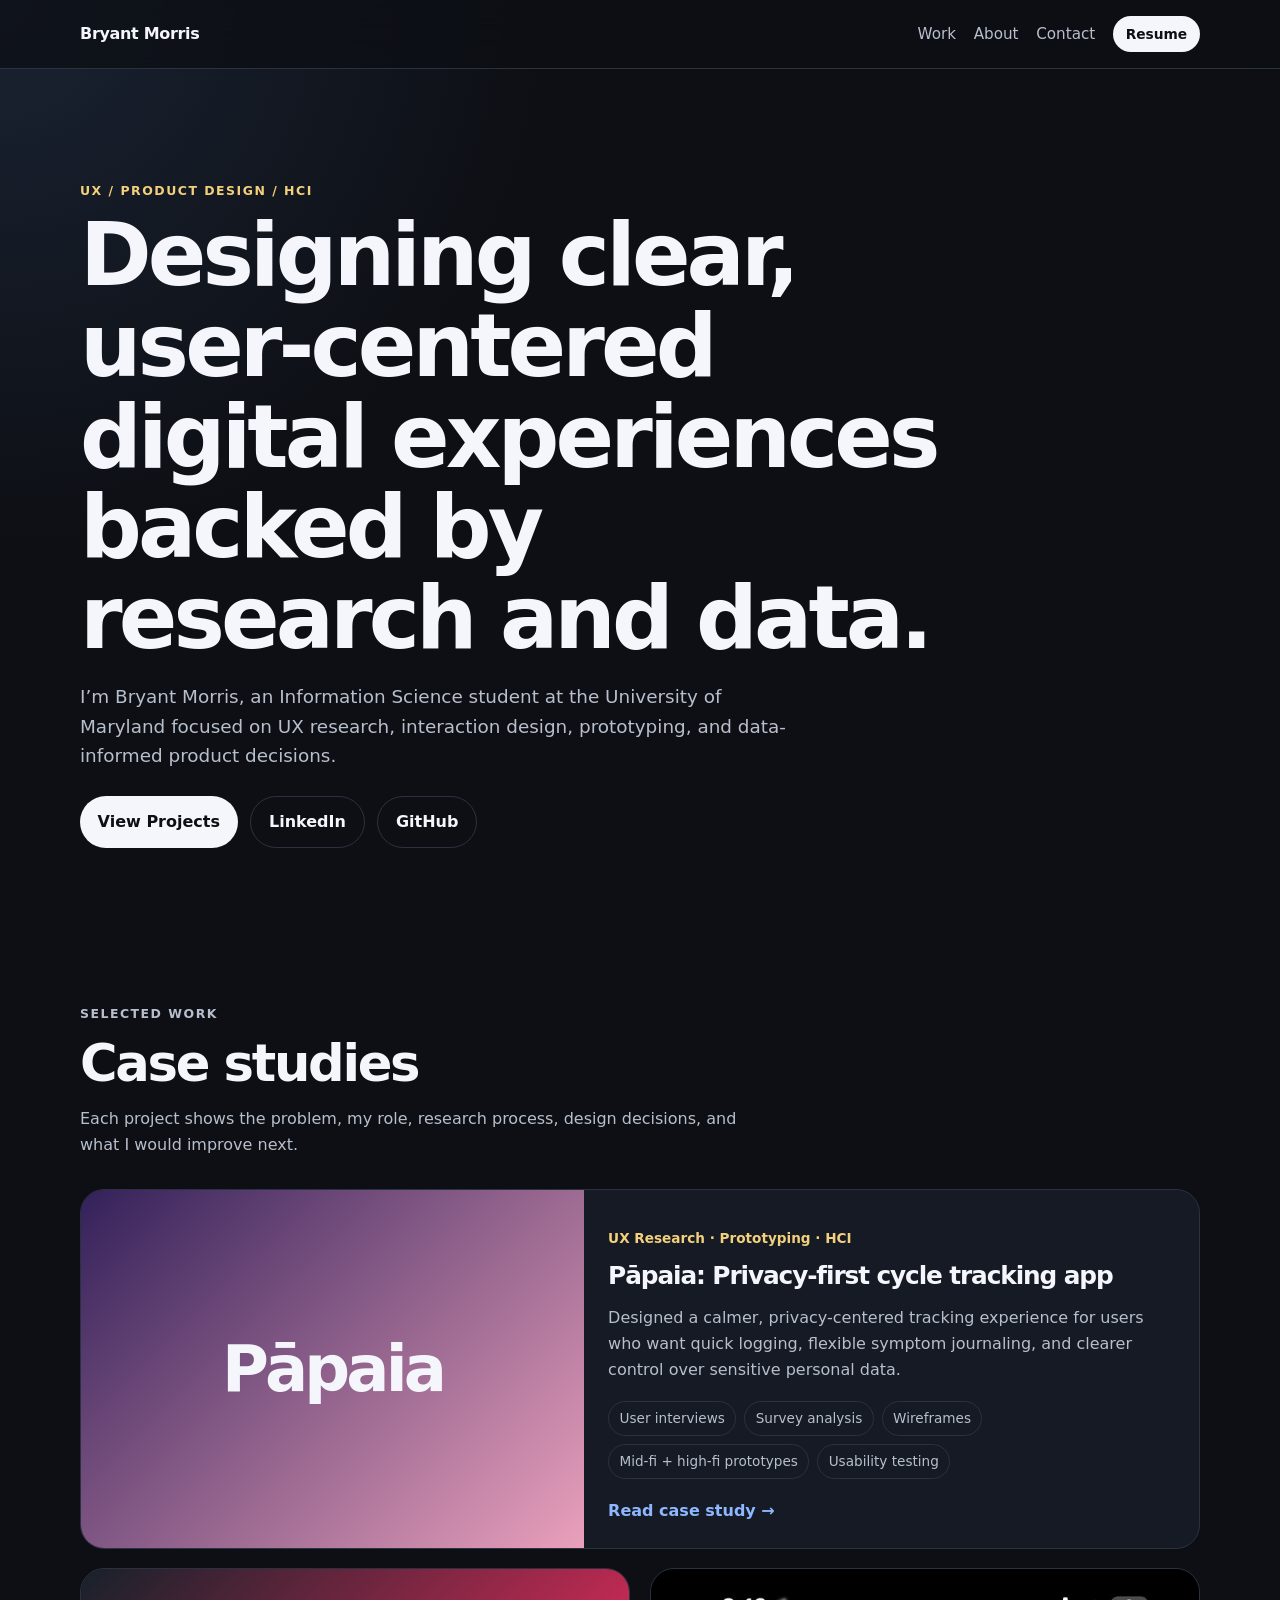
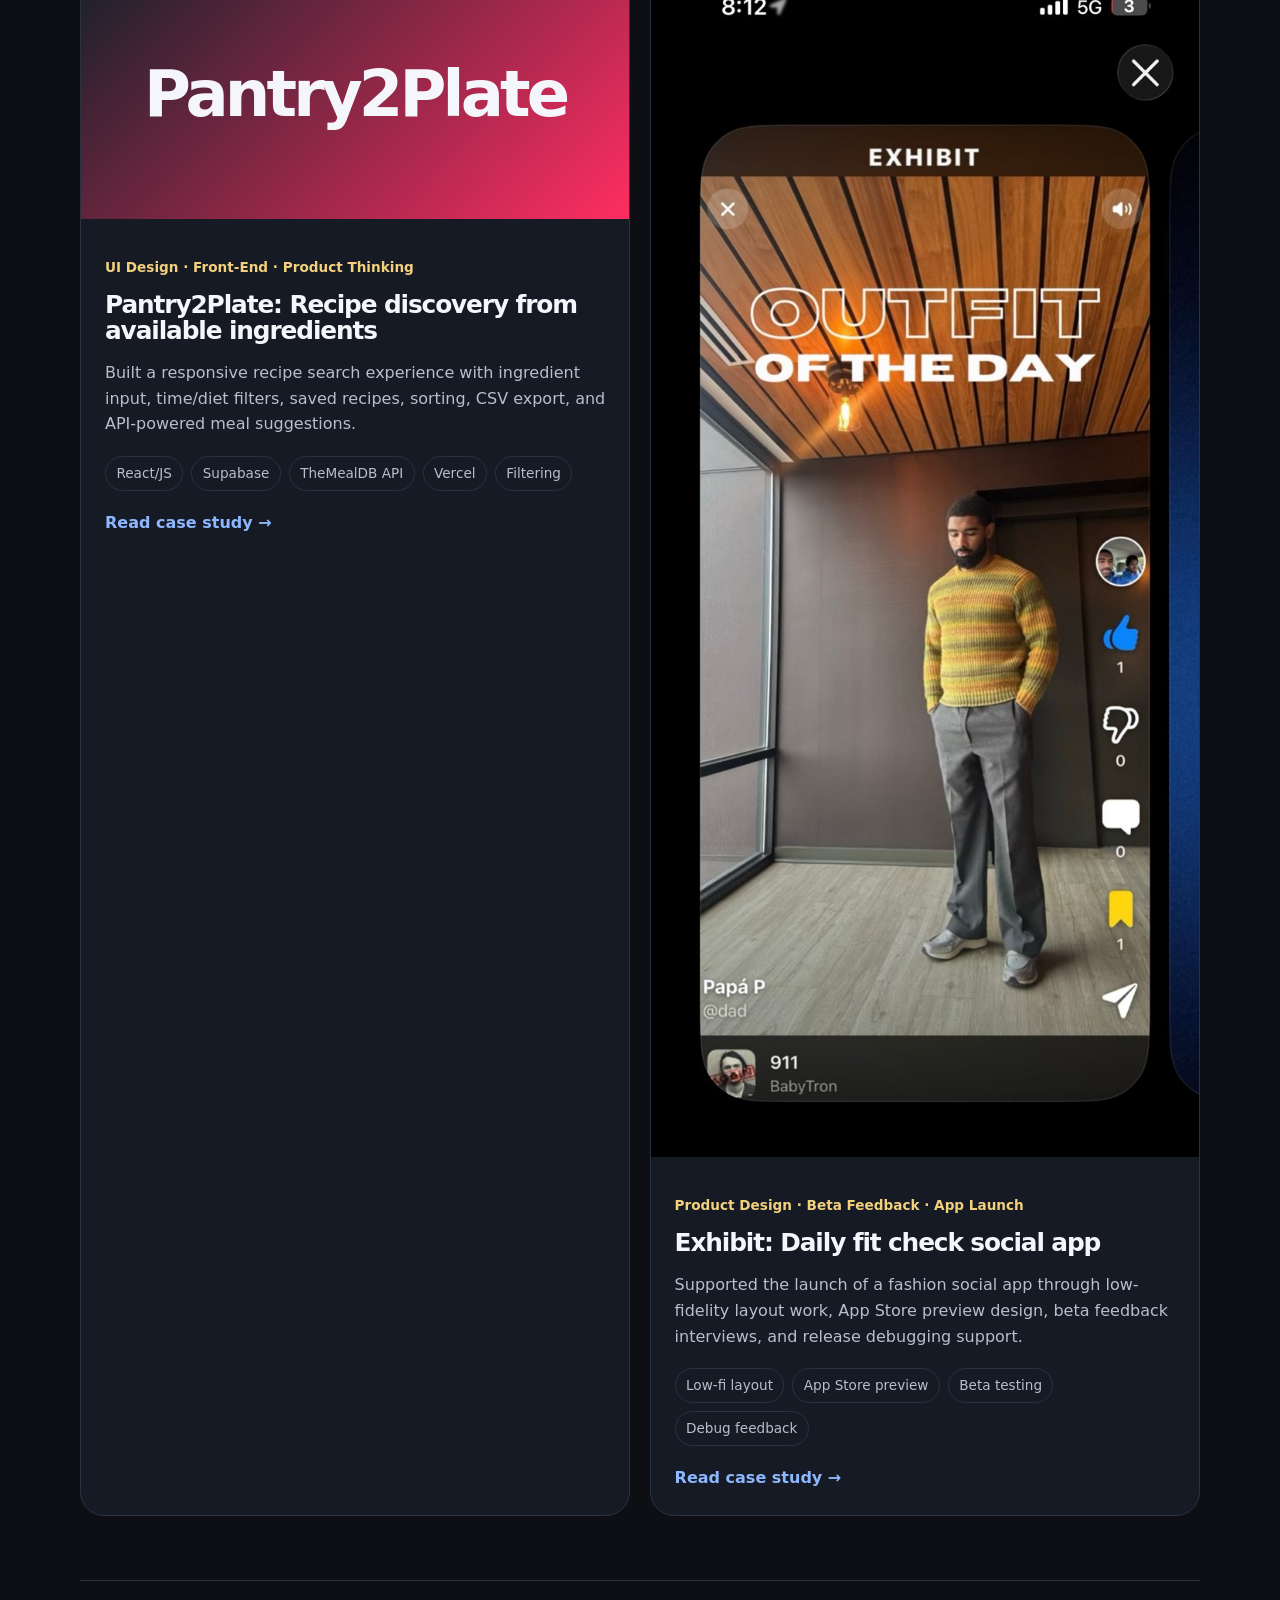
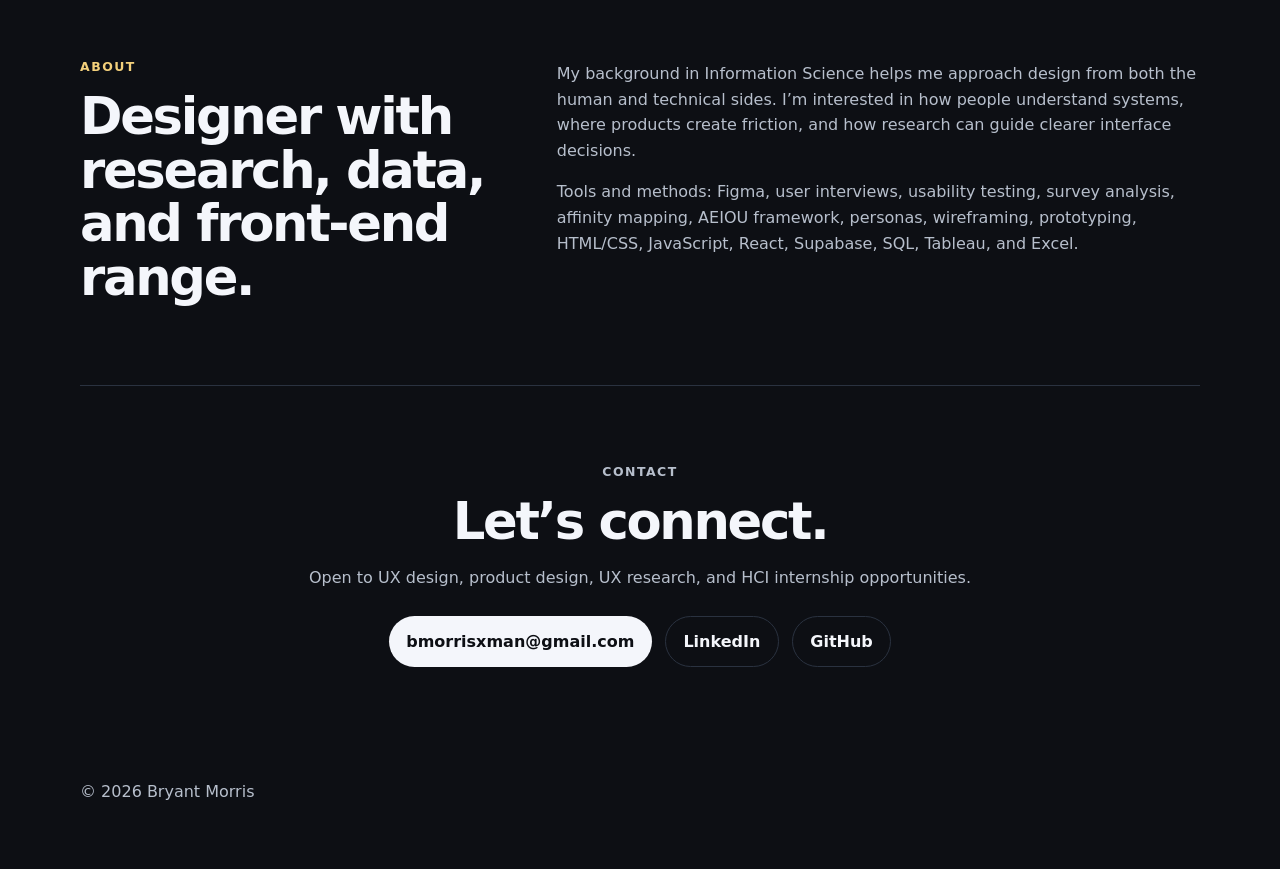
<file: index.html>
<!DOCTYPE html>
<html lang="en">
<head>
  <meta charset="UTF-8" />
  <meta name="viewport" content="width=device-width, initial-scale=1.0" />
  <title>Bryant Morris | UX & Product Design Portfolio</title>
  <meta name="description" content="Bryant Morris UX and Product Design portfolio featuring HCI, user research, prototyping, and front-end product projects." />
  <link rel="stylesheet" href="styles.css" />
</head>
<body>
  <header class="site-header">
    <nav class="nav">
      <a class="logo" href="#top">Bryant Morris</a>
      <div class="nav-links">
        <a href="#work">Work</a>
        <a href="#about">About</a>
        <a href="#contact">Contact</a>
        <a class="button small" href="resume.pdf">Resume</a>
      </div>
    </nav>
  </header>

  <main id="top">
    <section class="hero">
      <div class="eyebrow">UX / Product Design / HCI</div>
      <h1>Designing clear, user-centered digital experiences backed by research and data.</h1>
      <p class="hero-copy">
        I’m Bryant Morris, an Information Science student at the University of Maryland focused on UX research,
        interaction design, prototyping, and data-informed product decisions.
      </p>
      <div class="hero-actions">
        <a class="button" href="#work">View Projects</a>
        <a class="button secondary" href="https://www.linkedin.com/in/bmorris20/" target="_blank" rel="noreferrer">LinkedIn</a>
        <a class="button secondary" href="https://github.com/socooked" target="_blank" rel="noreferrer">GitHub</a>
      </div>
    </section>

    <section class="section" id="work">
      <div class="section-heading">
        <p class="eyebrow">Selected Work</p>
        <h2>Case studies</h2>
        <p>Each project shows the problem, my role, research process, design decisions, and what I would improve next.</p>
      </div>

      <div class="project-grid">
        <article class="project-card featured">
          <div class="project-visual visual-papaia">
            <span>Pāpaia</span>
          </div>
          <div class="project-content">
            <p class="project-type">UX Research · Prototyping · HCI</p>
            <h3>Pāpaia: Privacy-first cycle tracking app</h3>
            <p>
              Designed a calmer, privacy-centered tracking experience for users who want quick logging,
              flexible symptom journaling, and clearer control over sensitive personal data.
            </p>
            <ul class="tags">
              <li>User interviews</li>
              <li>Survey analysis</li>
              <li>Wireframes</li>
              <li>Mid-fi + high-fi prototypes</li>
              <li>Usability testing</li>
            </ul>
            <a class="text-link" href="papaia.html">Read case study →</a>
          </div>
        </article>

        <article class="project-card">
          <div class="project-visual visual-pantry">
            <span>Pantry2Plate</span>
          </div>
          <div class="project-content">
            <p class="project-type">UI Design · Front-End · Product Thinking</p>
            <h3>Pantry2Plate: Recipe discovery from available ingredients</h3>
            <p>
              Built a responsive recipe search experience with ingredient input, time/diet filters,
              saved recipes, sorting, CSV export, and API-powered meal suggestions.
            </p>
            <ul class="tags">
              <li>React/JS</li>
              <li>Supabase</li>
              <li>TheMealDB API</li>
              <li>Vercel</li>
              <li>Filtering</li>
            </ul>
            <a class="text-link" href="pantry2plate.html">Read case study →</a>
          </div>
        </article>

        <article class="project-card">
          <div class="project-visual visual-exhibit"><img class="preview" src="assets/exhibit-5.jpg" alt="Exhibit App Store preview showing outfit of the day" /></div>
          <div class="project-content">
            <p class="project-type">Product Design · Beta Feedback · App Launch</p>
            <h3>Exhibit: Daily fit check social app</h3>
            <p>
              Supported the launch of a fashion social app through low-fidelity layout work,
              App Store preview design, beta feedback interviews, and release debugging support.
            </p>
            <ul class="tags">
              <li>Low-fi layout</li>
              <li>App Store preview</li>
              <li>Beta testing</li>
              <li>Debug feedback</li>
            </ul>
            <a class="text-link" href="exhibit.html">Read case study →</a>
          </div>
        </article>
      </div>
    </section>

    <section class="section split" id="about">
      <div>
        <p class="eyebrow">About</p>
        <h2>Designer with research, data, and front-end range.</h2>
      </div>
      <div class="body-copy">
        <p>
          My background in Information Science helps me approach design from both the human and technical sides.
          I’m interested in how people understand systems, where products create friction, and how research can
          guide clearer interface decisions.
        </p>
        <p>
          Tools and methods: Figma, user interviews, usability testing, survey analysis, affinity mapping,
          AEIOU framework, personas, wireframing, prototyping, HTML/CSS, JavaScript, React, Supabase, SQL,
          Tableau, and Excel.
        </p>
      </div>
    </section>

    <section class="section contact" id="contact">
      <p class="eyebrow">Contact</p>
      <h2>Let’s connect.</h2>
      <p>Open to UX design, product design, UX research, and HCI internship opportunities.</p>
      <div class="hero-actions">
        <a class="button" href="mailto:bmorrisxman@gmail.com">bmorrisxman@gmail.com</a>
        <a class="button secondary" href="https://www.linkedin.com/in/bmorris20/" target="_blank" rel="noreferrer">LinkedIn</a>
        <a class="button secondary" href="https://github.com/socooked" target="_blank" rel="noreferrer">GitHub</a>
      </div>
    </section>
  </main>

  <footer>
    <p>© 2026 Bryant Morris</p>
  </footer>
</body>
</html>
</file>
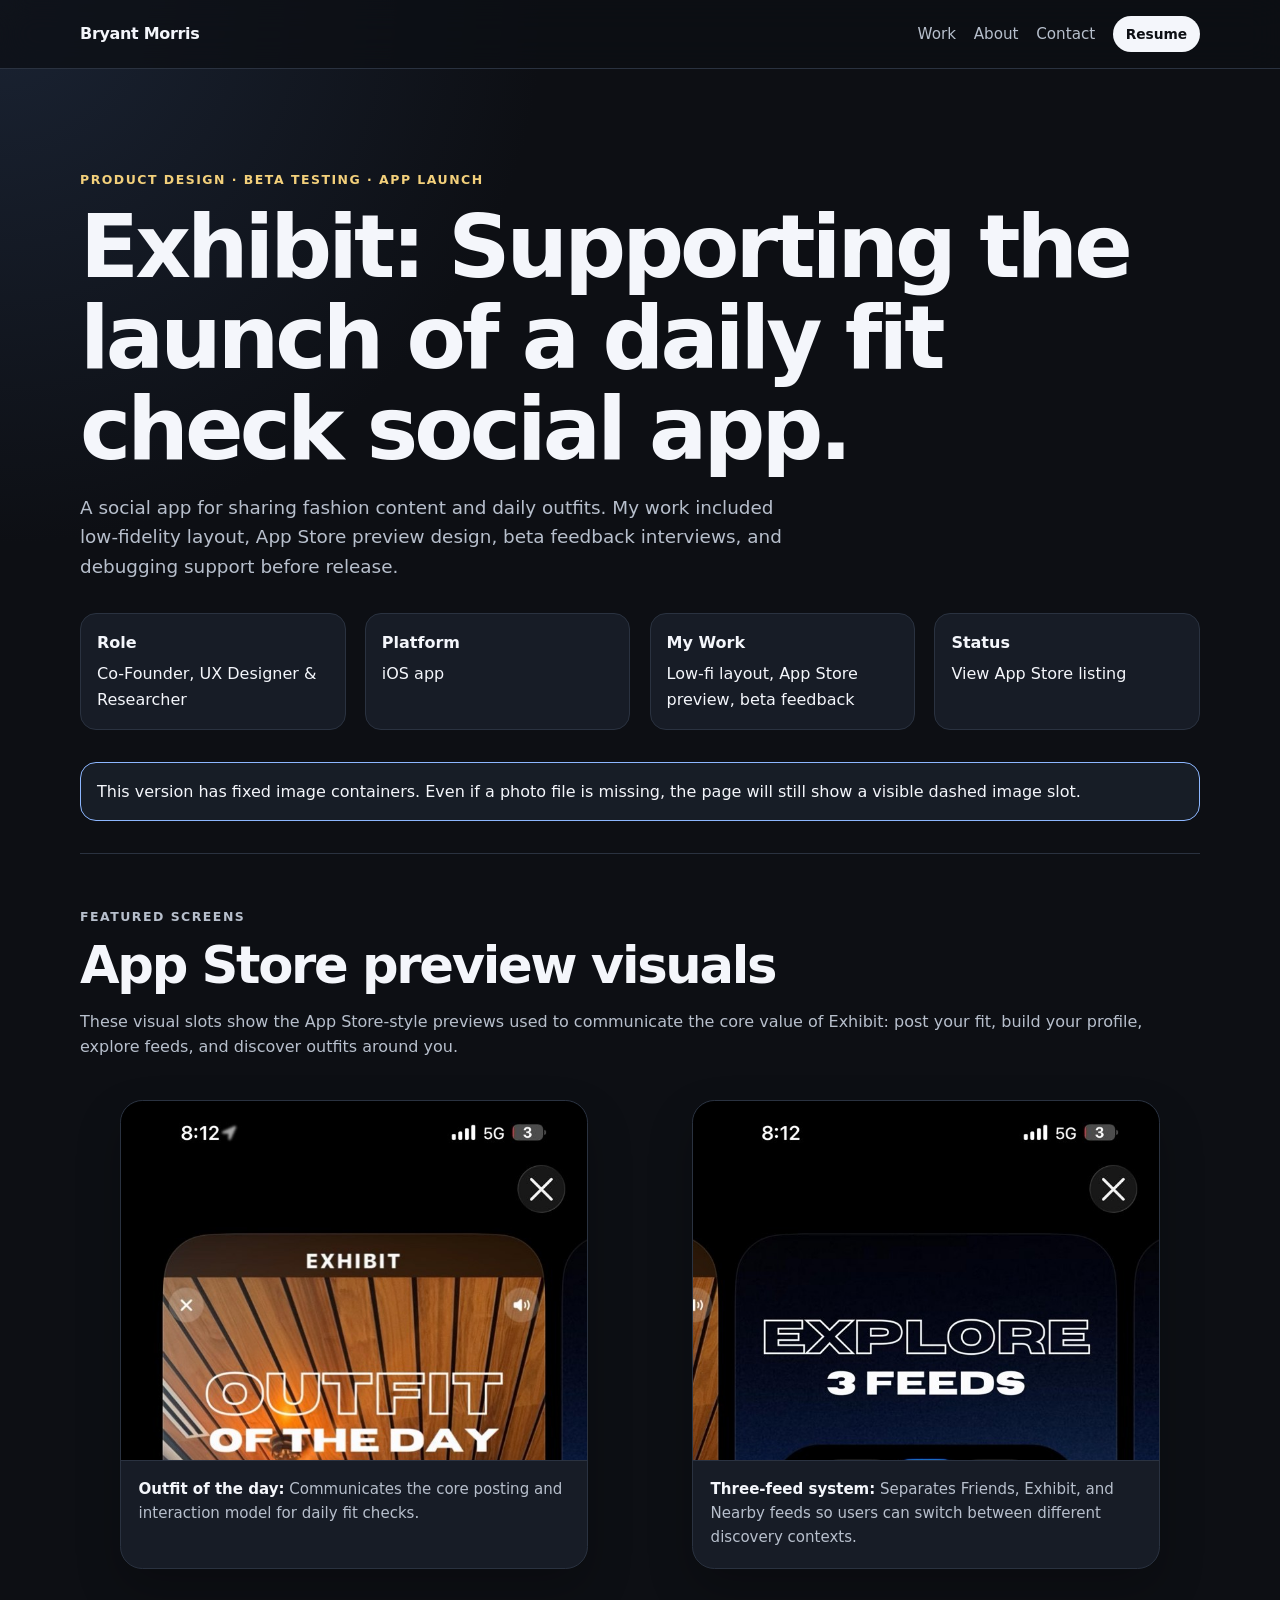
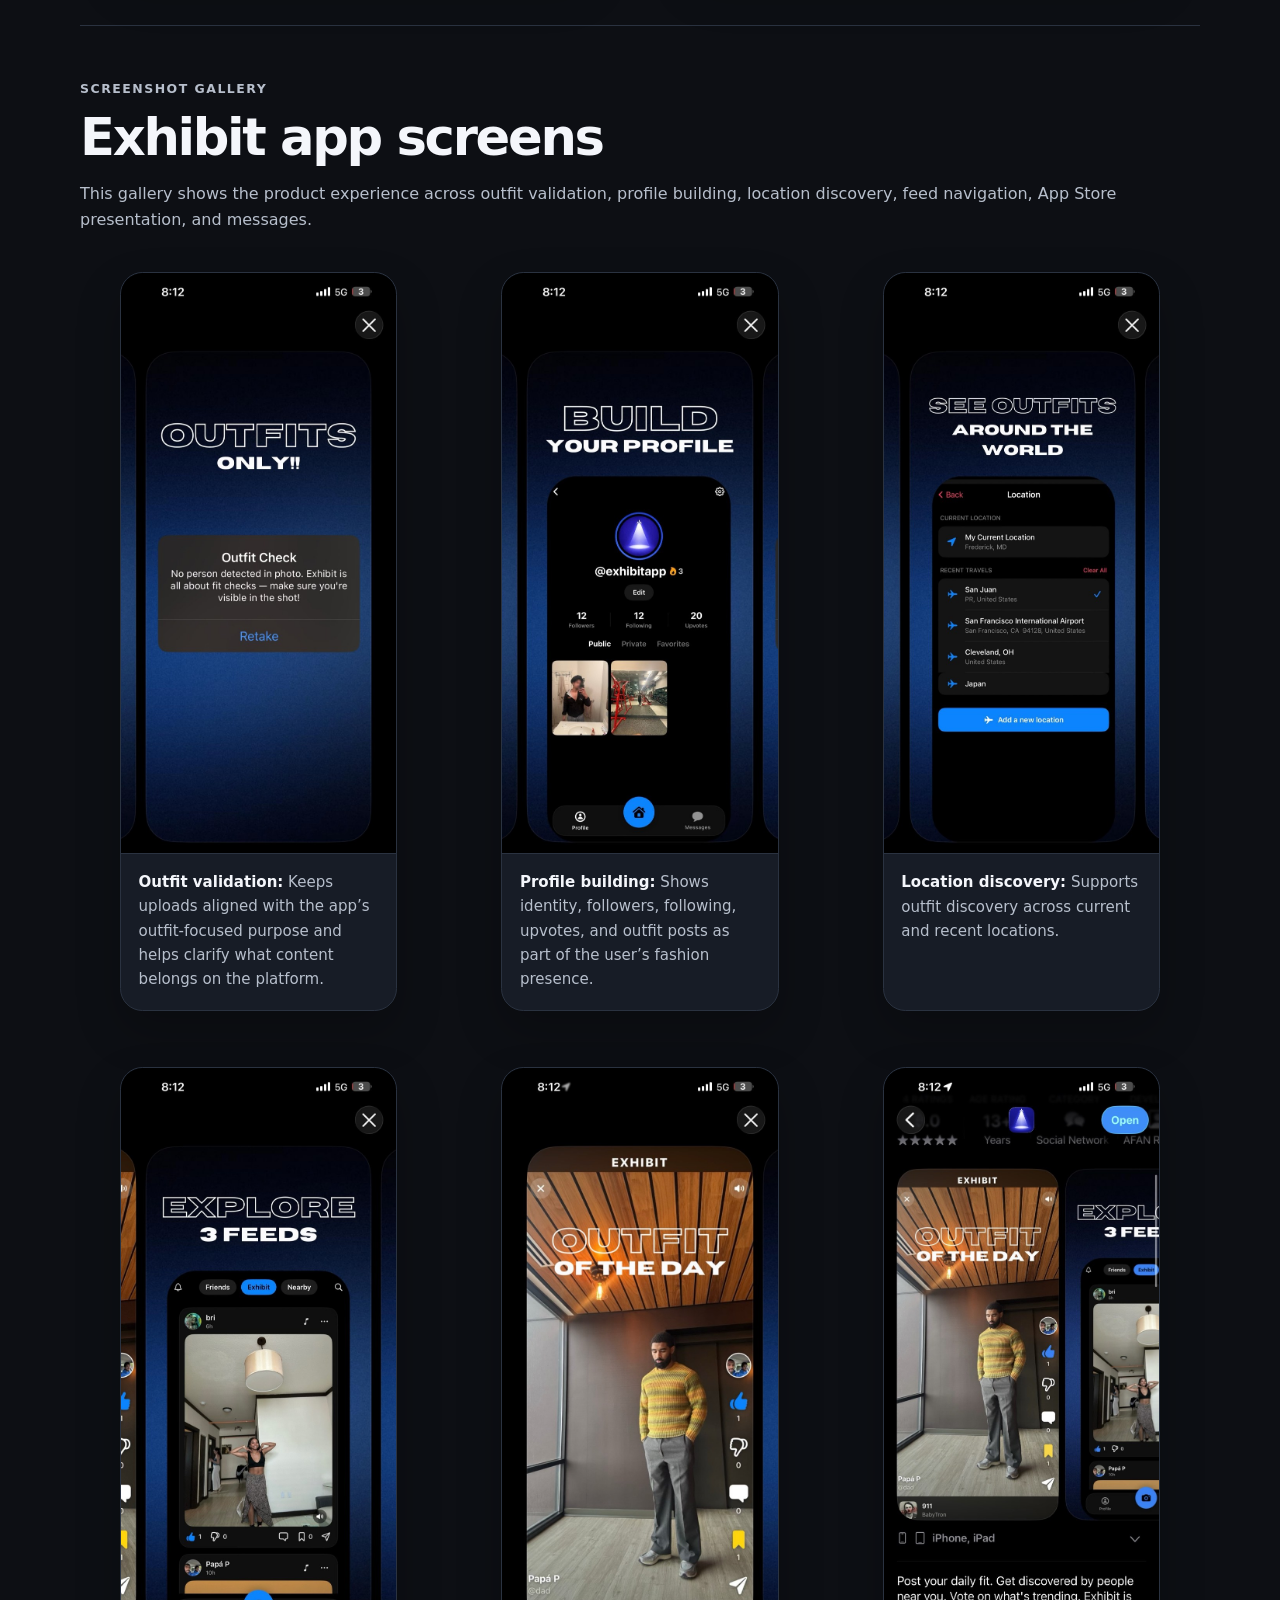
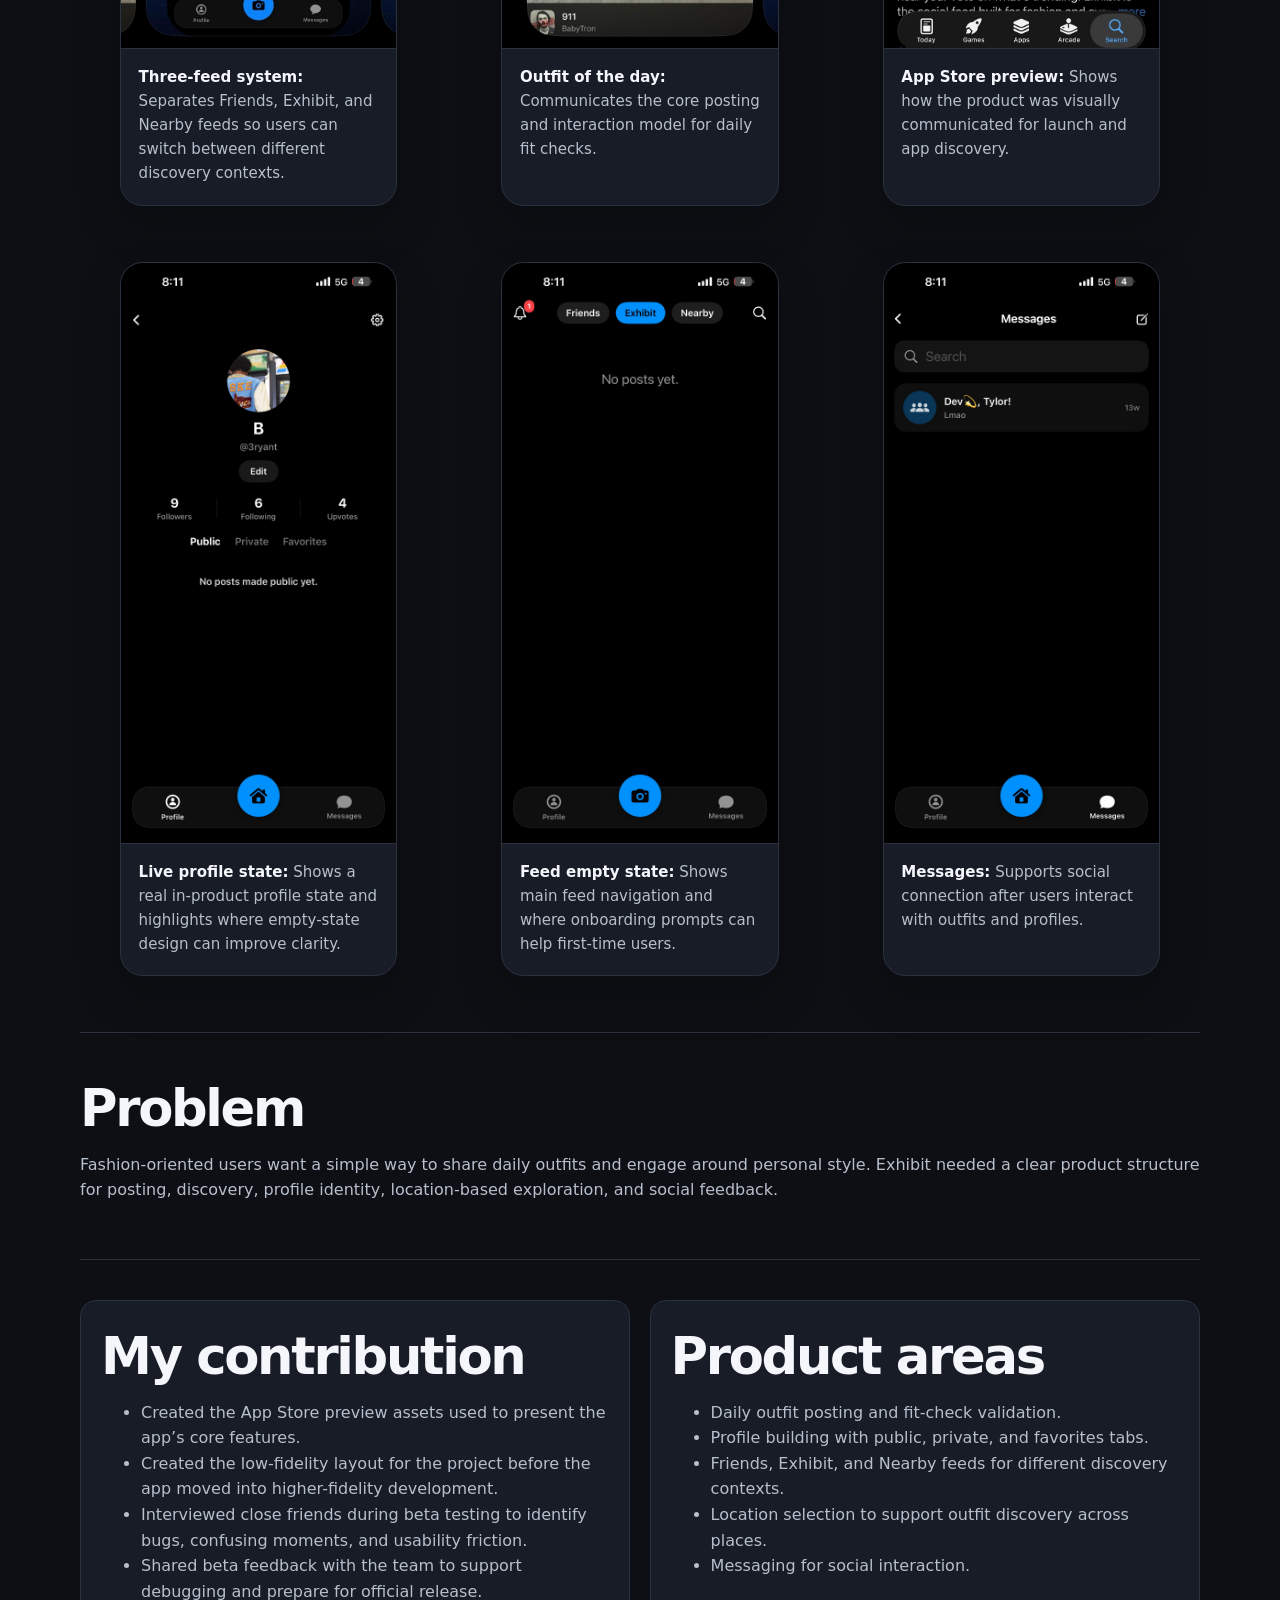
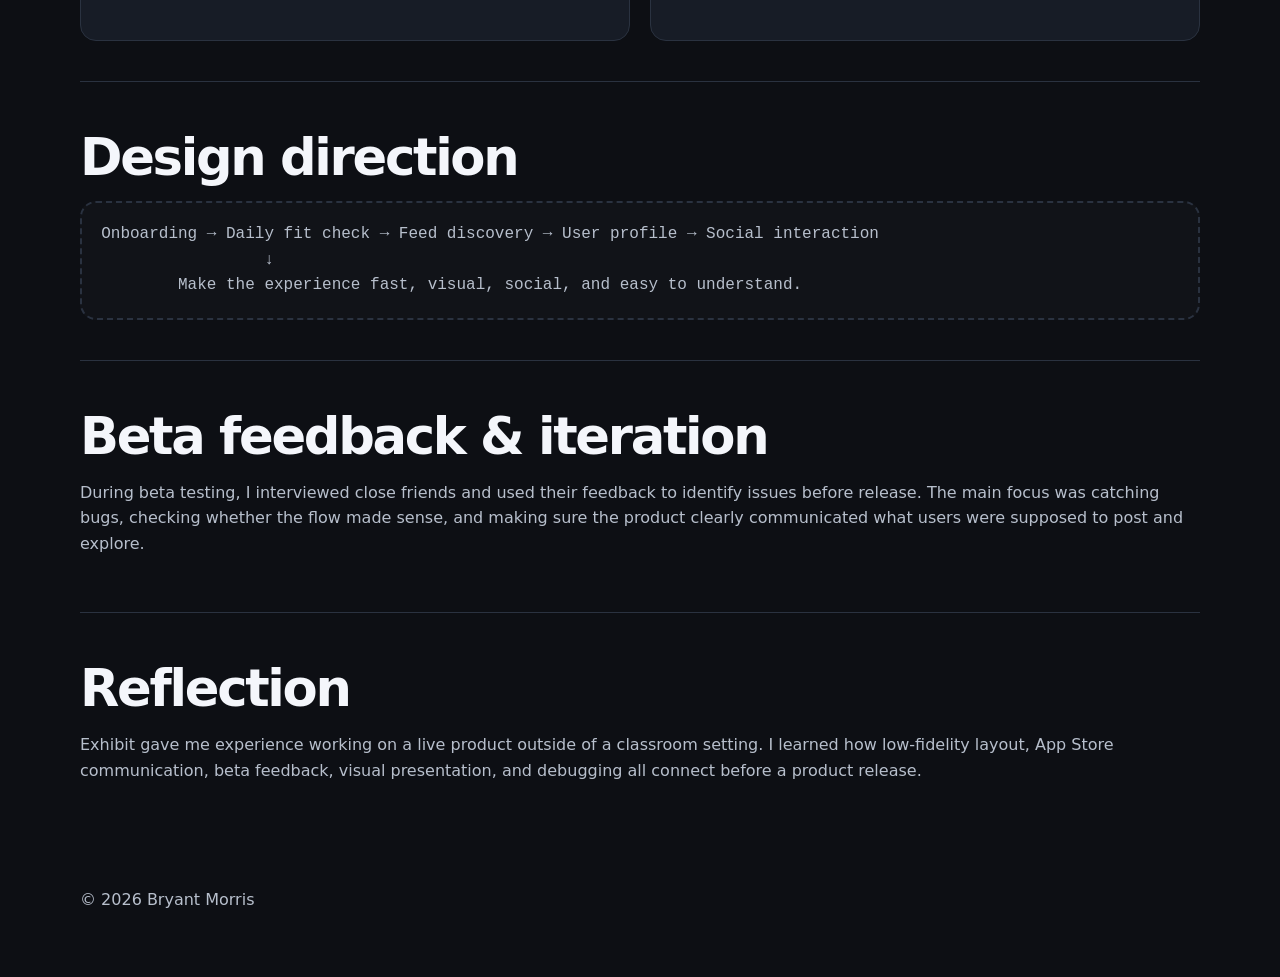
<file: exhibit.html>
<!DOCTYPE html>
<html lang="en">
<head>
  <meta charset="UTF-8" />
  <meta name="viewport" content="width=device-width, initial-scale=1.0" />
  <title>Exhibit Case Study | Bryant Morris</title>
  <link rel="stylesheet" href="styles.css" />
</head>
<body>
<header class="site-header">
  <nav class="nav">
    <a class="logo" href="index.html">Bryant Morris</a>
    <div class="nav-links">
      <a href="index.html#work">Work</a>
      <a href="index.html#about">About</a>
      <a href="index.html#contact">Contact</a>
      <a class="button small" href="resume.pdf" target="_blank" rel="noreferrer">Resume</a>
    </div>
  </nav>
</header>

<main>
  <section class="exhibit-case-intro">
    <p class="eyebrow">Product Design · Beta Testing · App Launch</p>
    <h1>Exhibit: Supporting the launch of a daily fit check social app.</h1>
    <p class="hero-copy">
      A social app for sharing fashion content and daily outfits. My work included low-fidelity layout,
      App Store preview design, beta feedback interviews, and debugging support before release.
    </p>

    <div class="case-meta">
      <div class="meta-card"><strong>Role</strong>Co-Founder, UX Designer & Researcher</div>
      <div class="meta-card"><strong>Platform</strong>iOS app</div>
      <div class="meta-card"><strong>My Work</strong>Low-fi layout, App Store preview, beta feedback</div>
      <div class="meta-card"><strong>Status</strong><a href="https://apps.apple.com/ca/app/exhibit-daily-fit-check/id6759353146#information" target="_blank" rel="noreferrer">View App Store listing</a></div>
    </div>

    <div class="case-note">
      This version has fixed image containers. Even if a photo file is missing, the page will still show a visible dashed image slot.
    </div>
  </section>

  <section class="case-section">
    <p class="eyebrow">Featured Screens</p>
    <h2>App Store preview visuals</h2>
    <p>
      These visual slots show the App Store-style previews used to communicate the core value of Exhibit:
      post your fit, build your profile, explore feeds, and discover outfits around you.
    </p>

    <div class="exhibit-featured-screens">
      <figure class="exhibit-phone-card">
        <div class="phone-slot feature-slot">
          <img src="assets/exhibit-5.jpg" alt="Exhibit screenshot 5" onerror="this.style.display='none'; this.nextElementSibling.style.display='flex';" />
          <div class="missing-fallback">Image slot for Exhibit screenshot 5<br>Expected file: assets/exhibit-5.jpg</div>
        </div>
        <figcaption><strong>Outfit of the day:</strong> Communicates the core posting and interaction model for daily fit checks.</figcaption>
      </figure>
      <figure class="exhibit-phone-card">
        <div class="phone-slot feature-slot">
          <img src="assets/exhibit-4.jpg" alt="Exhibit screenshot 4" onerror="this.style.display='none'; this.nextElementSibling.style.display='flex';" />
          <div class="missing-fallback">Image slot for Exhibit screenshot 4<br>Expected file: assets/exhibit-4.jpg</div>
        </div>
        <figcaption><strong>Three-feed system:</strong> Separates Friends, Exhibit, and Nearby feeds so users can switch between different discovery contexts.</figcaption>
      </figure>
    </div>
  </section>

  <section class="case-section">
    <p class="eyebrow">Screenshot Gallery</p>
    <h2>Exhibit app screens</h2>
    <p>
      This gallery shows the product experience across outfit validation, profile building,
      location discovery, feed navigation, App Store presentation, and messages.
    </p>

    <div class="exhibit-phone-grid">
      <figure class="exhibit-phone-card">
        <div class="phone-slot">
          <img src="assets/exhibit-1.jpg" alt="Exhibit screenshot 1" onerror="this.style.display='none'; this.nextElementSibling.style.display='flex';" />
          <div class="missing-fallback">Image slot for Exhibit screenshot 1<br>Expected file: assets/exhibit-1.jpg</div>
        </div>
        <figcaption><strong>Outfit validation:</strong> Keeps uploads aligned with the app’s outfit-focused purpose and helps clarify what content belongs on the platform.</figcaption>
      </figure>
      <figure class="exhibit-phone-card">
        <div class="phone-slot">
          <img src="assets/exhibit-2.jpg" alt="Exhibit screenshot 2" onerror="this.style.display='none'; this.nextElementSibling.style.display='flex';" />
          <div class="missing-fallback">Image slot for Exhibit screenshot 2<br>Expected file: assets/exhibit-2.jpg</div>
        </div>
        <figcaption><strong>Profile building:</strong> Shows identity, followers, following, upvotes, and outfit posts as part of the user’s fashion presence.</figcaption>
      </figure>
      <figure class="exhibit-phone-card">
        <div class="phone-slot">
          <img src="assets/exhibit-3.jpg" alt="Exhibit screenshot 3" onerror="this.style.display='none'; this.nextElementSibling.style.display='flex';" />
          <div class="missing-fallback">Image slot for Exhibit screenshot 3<br>Expected file: assets/exhibit-3.jpg</div>
        </div>
        <figcaption><strong>Location discovery:</strong> Supports outfit discovery across current and recent locations.</figcaption>
      </figure>
      <figure class="exhibit-phone-card">
        <div class="phone-slot">
          <img src="assets/exhibit-4.jpg" alt="Exhibit screenshot 4" onerror="this.style.display='none'; this.nextElementSibling.style.display='flex';" />
          <div class="missing-fallback">Image slot for Exhibit screenshot 4<br>Expected file: assets/exhibit-4.jpg</div>
        </div>
        <figcaption><strong>Three-feed system:</strong> Separates Friends, Exhibit, and Nearby feeds so users can switch between different discovery contexts.</figcaption>
      </figure>
      <figure class="exhibit-phone-card">
        <div class="phone-slot">
          <img src="assets/exhibit-5.jpg" alt="Exhibit screenshot 5" onerror="this.style.display='none'; this.nextElementSibling.style.display='flex';" />
          <div class="missing-fallback">Image slot for Exhibit screenshot 5<br>Expected file: assets/exhibit-5.jpg</div>
        </div>
        <figcaption><strong>Outfit of the day:</strong> Communicates the core posting and interaction model for daily fit checks.</figcaption>
      </figure>
      <figure class="exhibit-phone-card">
        <div class="phone-slot">
          <img src="assets/exhibit-6.jpg" alt="Exhibit screenshot 6" onerror="this.style.display='none'; this.nextElementSibling.style.display='flex';" />
          <div class="missing-fallback">Image slot for Exhibit screenshot 6<br>Expected file: assets/exhibit-6.jpg</div>
        </div>
        <figcaption><strong>App Store preview:</strong> Shows how the product was visually communicated for launch and app discovery.</figcaption>
      </figure>
      <figure class="exhibit-phone-card">
        <div class="phone-slot">
          <img src="assets/exhibit-7.jpg" alt="Exhibit screenshot 7" onerror="this.style.display='none'; this.nextElementSibling.style.display='flex';" />
          <div class="missing-fallback">Image slot for Exhibit screenshot 7<br>Expected file: assets/exhibit-7.jpg</div>
        </div>
        <figcaption><strong>Live profile state:</strong> Shows a real in-product profile state and highlights where empty-state design can improve clarity.</figcaption>
      </figure>
      <figure class="exhibit-phone-card">
        <div class="phone-slot">
          <img src="assets/exhibit-8.jpg" alt="Exhibit screenshot 8" onerror="this.style.display='none'; this.nextElementSibling.style.display='flex';" />
          <div class="missing-fallback">Image slot for Exhibit screenshot 8<br>Expected file: assets/exhibit-8.jpg</div>
        </div>
        <figcaption><strong>Feed empty state:</strong> Shows main feed navigation and where onboarding prompts can help first-time users.</figcaption>
      </figure>
      <figure class="exhibit-phone-card">
        <div class="phone-slot">
          <img src="assets/exhibit-9.jpg" alt="Exhibit screenshot 9" onerror="this.style.display='none'; this.nextElementSibling.style.display='flex';" />
          <div class="missing-fallback">Image slot for Exhibit screenshot 9<br>Expected file: assets/exhibit-9.jpg</div>
        </div>
        <figcaption><strong>Messages:</strong> Supports social connection after users interact with outfits and profiles.</figcaption>
      </figure>
    </div>
  </section>

  <section class="case-section">
    <h2>Problem</h2>
    <p>
      Fashion-oriented users want a simple way to share daily outfits and engage around personal style.
      Exhibit needed a clear product structure for posting, discovery, profile identity,
      location-based exploration, and social feedback.
    </p>
  </section>

  <section class="case-section case-grid">
    <div class="case-block">
      <h2>My contribution</h2>
      <ul>
        <li>Created the App Store preview assets used to present the app’s core features.</li>
        <li>Created the low-fidelity layout for the project before the app moved into higher-fidelity development.</li>
        <li>Interviewed close friends during beta testing to identify bugs, confusing moments, and usability friction.</li>
        <li>Shared beta feedback with the team to support debugging and prepare for official release.</li>
      </ul>
    </div>
    <div class="case-block">
      <h2>Product areas</h2>
      <ul>
        <li>Daily outfit posting and fit-check validation.</li>
        <li>Profile building with public, private, and favorites tabs.</li>
        <li>Friends, Exhibit, and Nearby feeds for different discovery contexts.</li>
        <li>Location selection to support outfit discovery across places.</li>
        <li>Messaging for social interaction.</li>
      </ul>
    </div>
  </section>

  <section class="case-section">
    <h2>Design direction</h2>
    <div class="wireframe-box">Onboarding → Daily fit check → Feed discovery → User profile → Social interaction
                 ↓
        Make the experience fast, visual, social, and easy to understand.</div>
  </section>

  <section class="case-section">
    <h2>Beta feedback & iteration</h2>
    <p>
      During beta testing, I interviewed close friends and used their feedback to identify issues before release.
      The main focus was catching bugs, checking whether the flow made sense, and making sure the product clearly
      communicated what users were supposed to post and explore.
    </p>
  </section>

  <section class="case-section">
    <h2>Reflection</h2>
    <p>
      Exhibit gave me experience working on a live product outside of a classroom setting. I learned how low-fidelity
      layout, App Store communication, beta feedback, visual presentation, and debugging all connect before a product release.
    </p>
  </section>
</main>

<footer><p>© 2026 Bryant Morris</p></footer>
</body>
</html>
</file>
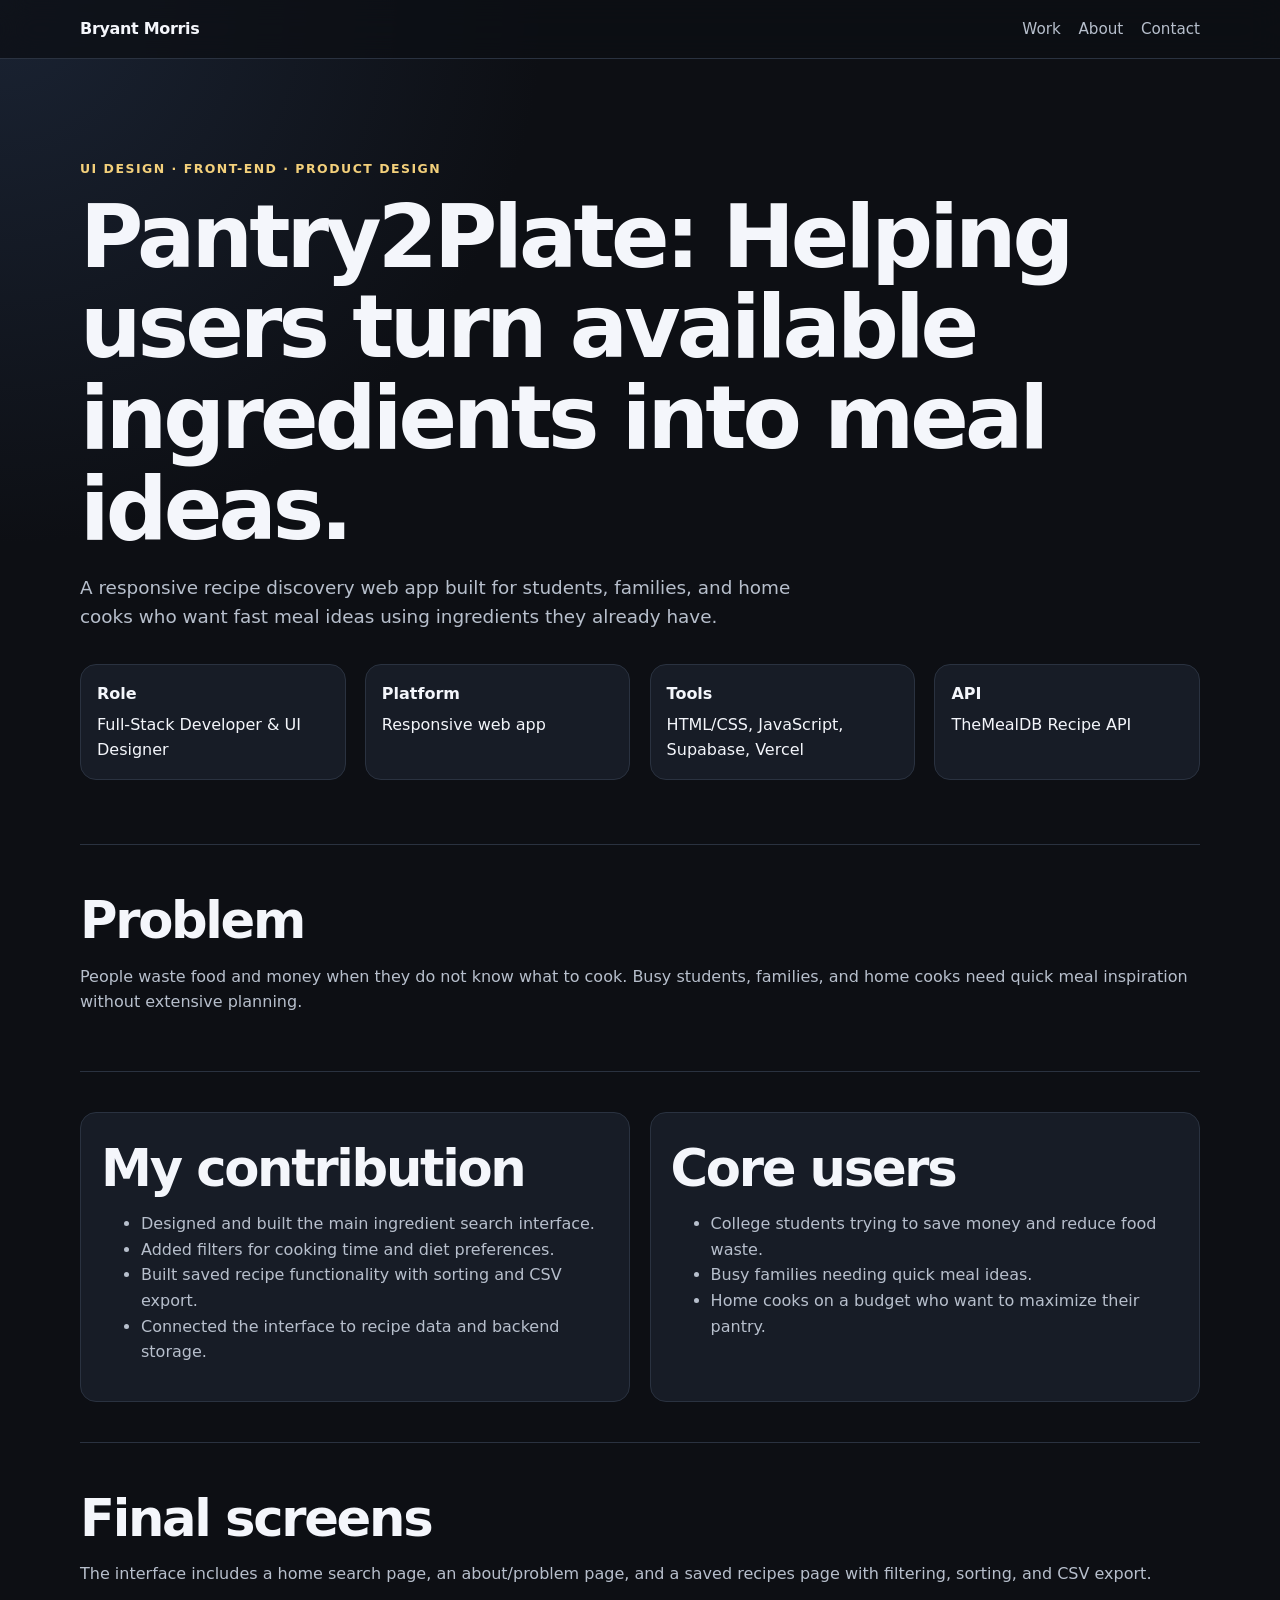
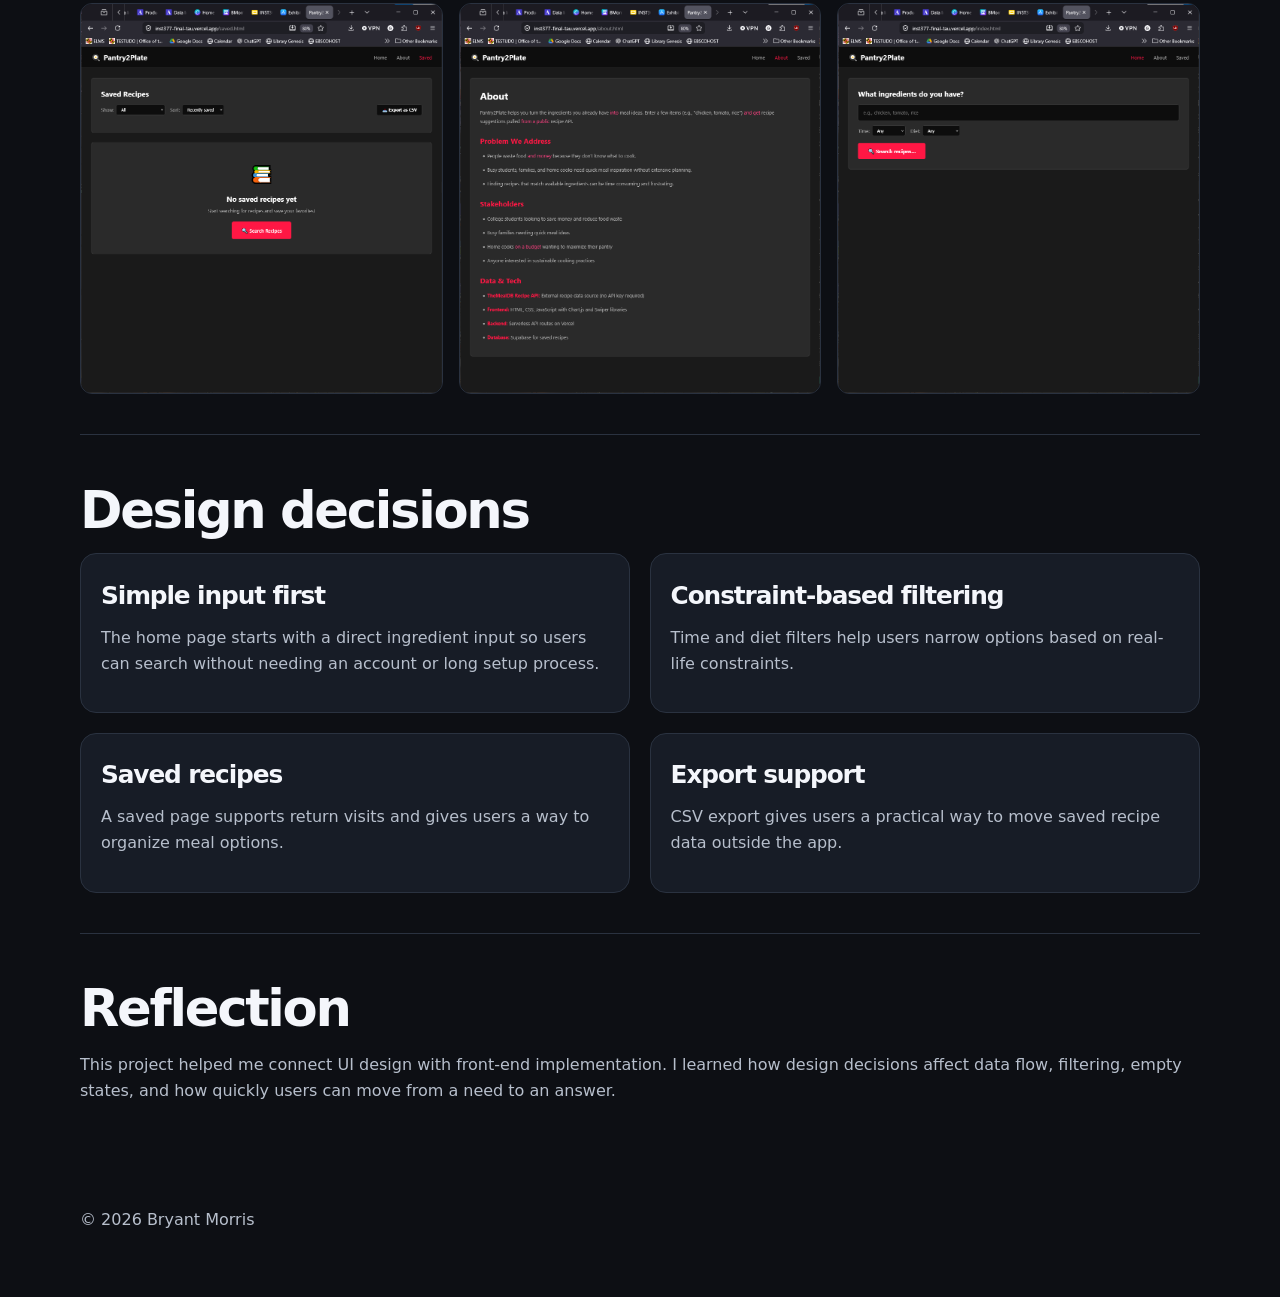
<file: pantry2plate.html>
<!DOCTYPE html>
<html lang="en">
<head>
  <meta charset="UTF-8" />
  <meta name="viewport" content="width=device-width, initial-scale=1.0" />
  <title>Pantry2Plate Case Study | Bryant Morris</title>
  <link rel="stylesheet" href="styles.css" />
</head>
<body>
<header class="site-header">
  <nav class="nav">
    <a class="logo" href="index.html">Bryant Morris</a>
    <div class="nav-links">
      <a href="index.html#work">Work</a>
      <a href="index.html#about">About</a>
      <a href="index.html#contact">Contact</a>
    </div>
  </nav>
</header>
<main>
  <section class="case-hero">
    <p class="eyebrow">UI Design · Front-End · Product Design</p>
    <h1>Pantry2Plate: Helping users turn available ingredients into meal ideas.</h1>
    <p class="hero-copy">A responsive recipe discovery web app built for students, families, and home cooks who want fast meal ideas using ingredients they already have.</p>

    <div class="case-meta">
      <div class="meta-card"><strong>Role</strong>Full-Stack Developer & UI Designer</div>
      <div class="meta-card"><strong>Platform</strong>Responsive web app</div>
      <div class="meta-card"><strong>Tools</strong>HTML/CSS, JavaScript, Supabase, Vercel</div>
      <div class="meta-card"><strong>API</strong>TheMealDB Recipe API</div>
    </div>
  </section>

  <section class="case-section">
    <h2>Problem</h2>
    <p>People waste food and money when they do not know what to cook. Busy students, families, and home cooks need quick meal inspiration without extensive planning.</p>
  </section>

  <section class="case-section case-grid">
    <div class="case-block">
      <h2>My contribution</h2>
      <ul>
        <li>Designed and built the main ingredient search interface.</li>
        <li>Added filters for cooking time and diet preferences.</li>
        <li>Built saved recipe functionality with sorting and CSV export.</li>
        <li>Connected the interface to recipe data and backend storage.</li>
      </ul>
    </div>
    <div class="case-block">
      <h2>Core users</h2>
      <ul>
        <li>College students trying to save money and reduce food waste.</li>
        <li>Busy families needing quick meal ideas.</li>
        <li>Home cooks on a budget who want to maximize their pantry.</li>
      </ul>
    </div>
  </section>

  <section class="case-section">
    <h2>Final screens</h2>
    <p>The interface includes a home search page, an about/problem page, and a saved recipes page with filtering, sorting, and CSV export.</p>
    <div class="image-grid"><img src="assets/pantry2plate-1.png" alt="Pantry2Plate screenshot 1" /><img src="assets/pantry2plate-2.png" alt="Pantry2Plate screenshot 2" /><img src="assets/pantry2plate-3.png" alt="Pantry2Plate screenshot 3" /></div>
  </section>

  <section class="case-section">
    <h2>Design decisions</h2>
    <div class="case-grid">
      <div class="case-block"><h3>Simple input first</h3><p>The home page starts with a direct ingredient input so users can search without needing an account or long setup process.</p></div>
      <div class="case-block"><h3>Constraint-based filtering</h3><p>Time and diet filters help users narrow options based on real-life constraints.</p></div>
      <div class="case-block"><h3>Saved recipes</h3><p>A saved page supports return visits and gives users a way to organize meal options.</p></div>
      <div class="case-block"><h3>Export support</h3><p>CSV export gives users a practical way to move saved recipe data outside the app.</p></div>
    </div>
  </section>

  <section class="case-section">
    <h2>Reflection</h2>
    <p>This project helped me connect UI design with front-end implementation. I learned how design decisions affect data flow, filtering, empty states, and how quickly users can move from a need to an answer.</p>
  </section>
</main>
<footer><p>© 2026 Bryant Morris</p></footer>
</body>
</html>
</file>
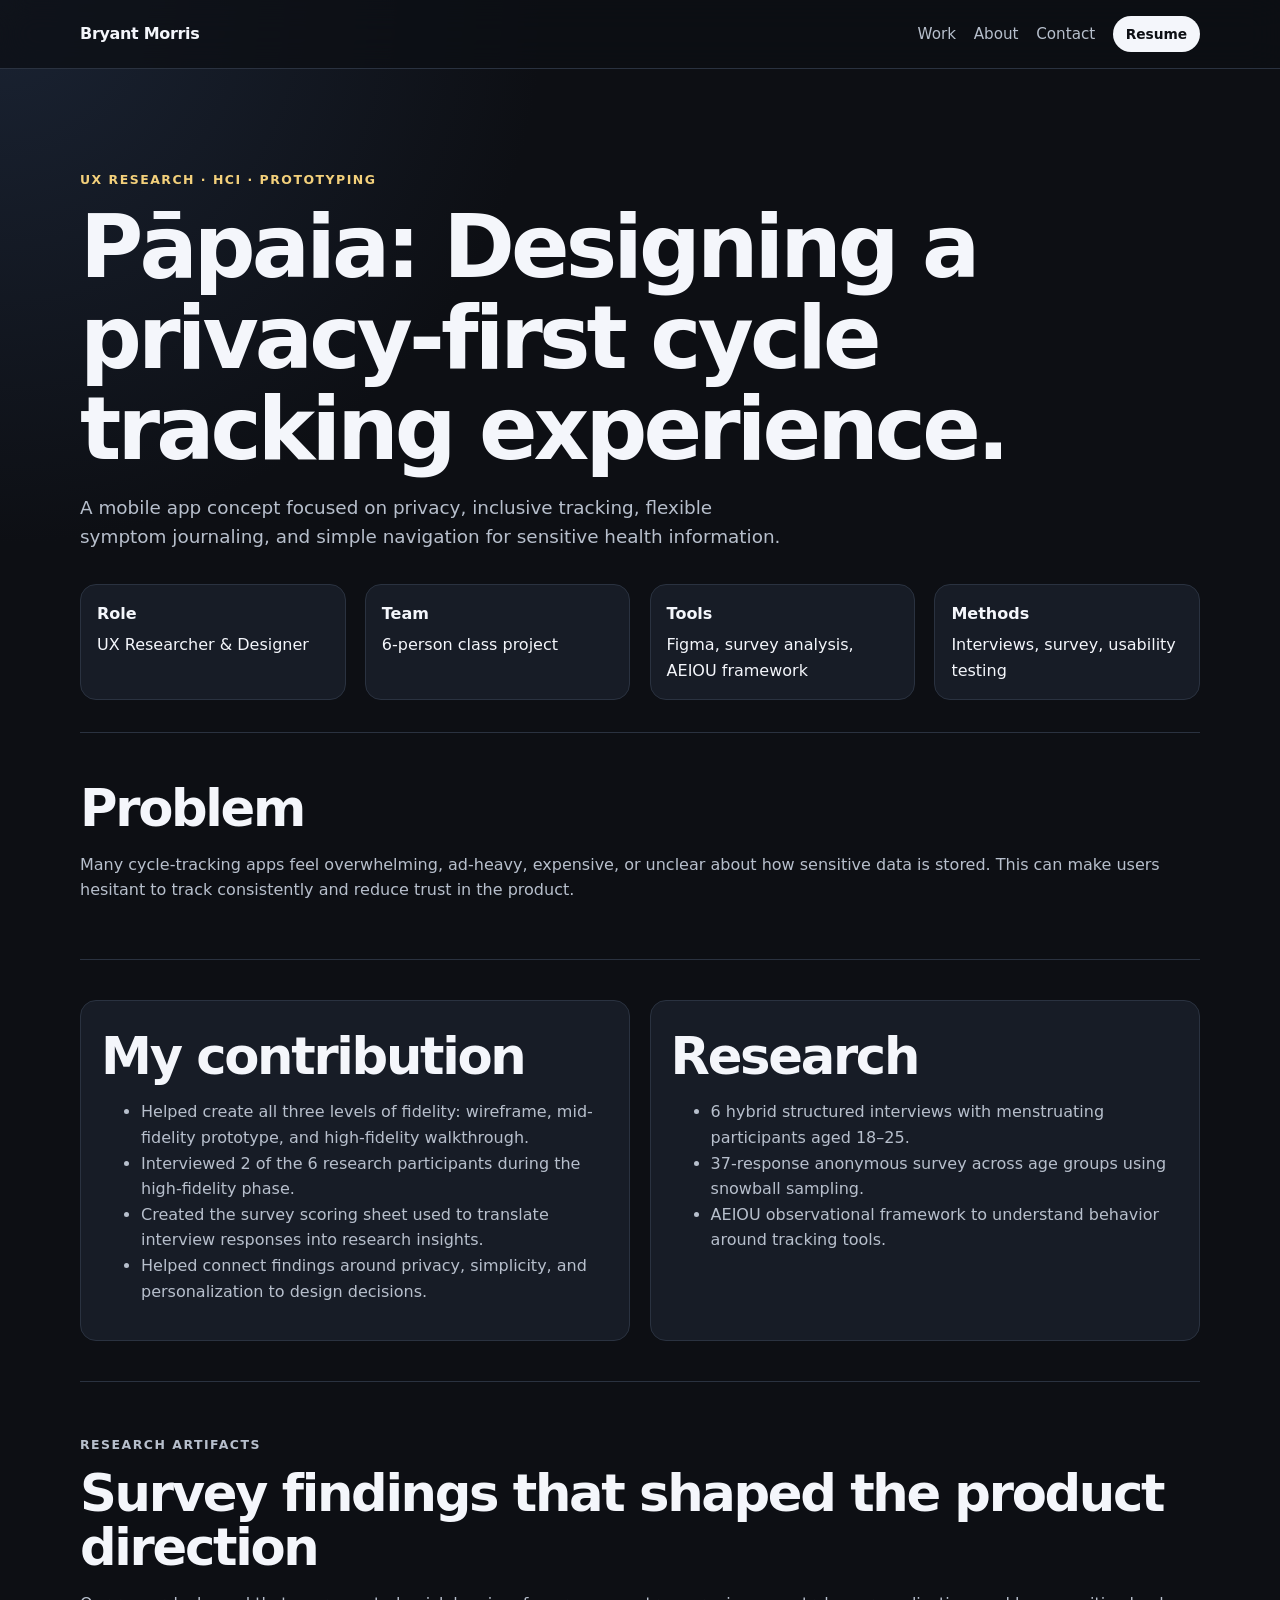
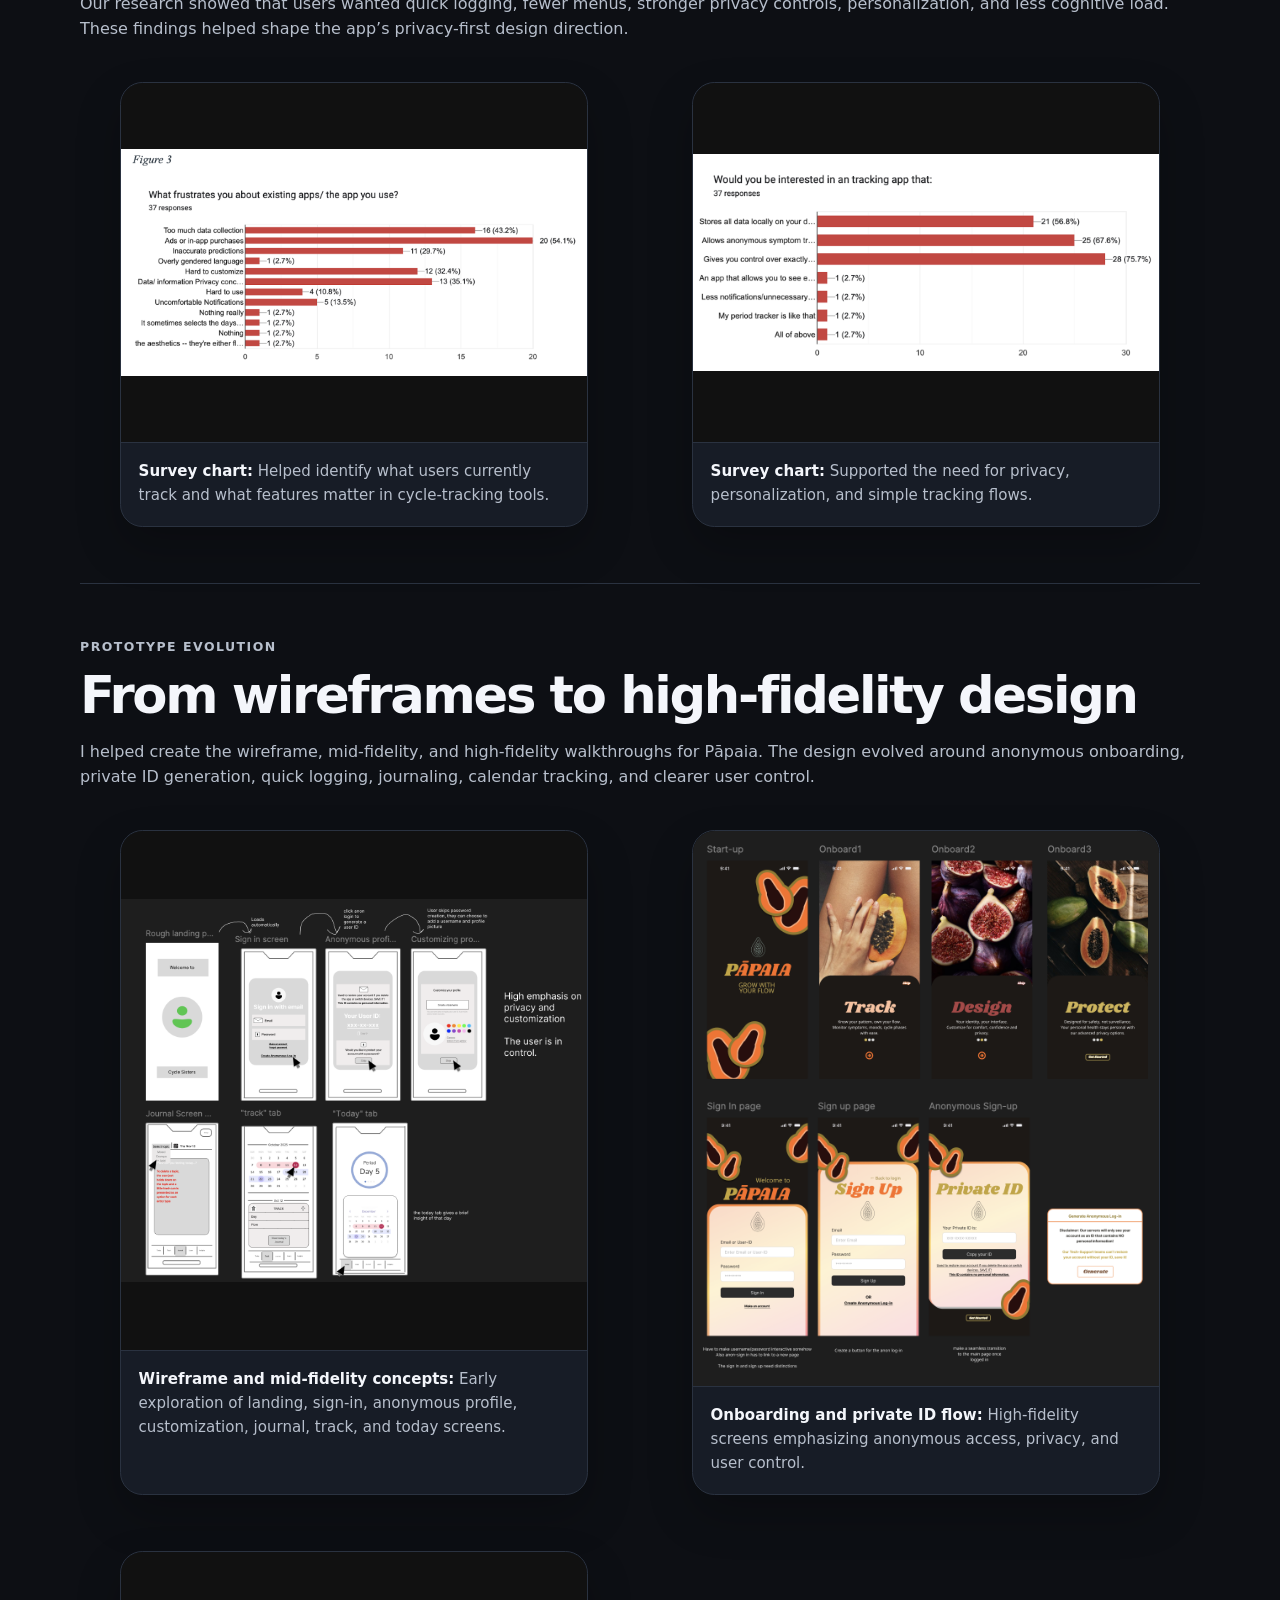
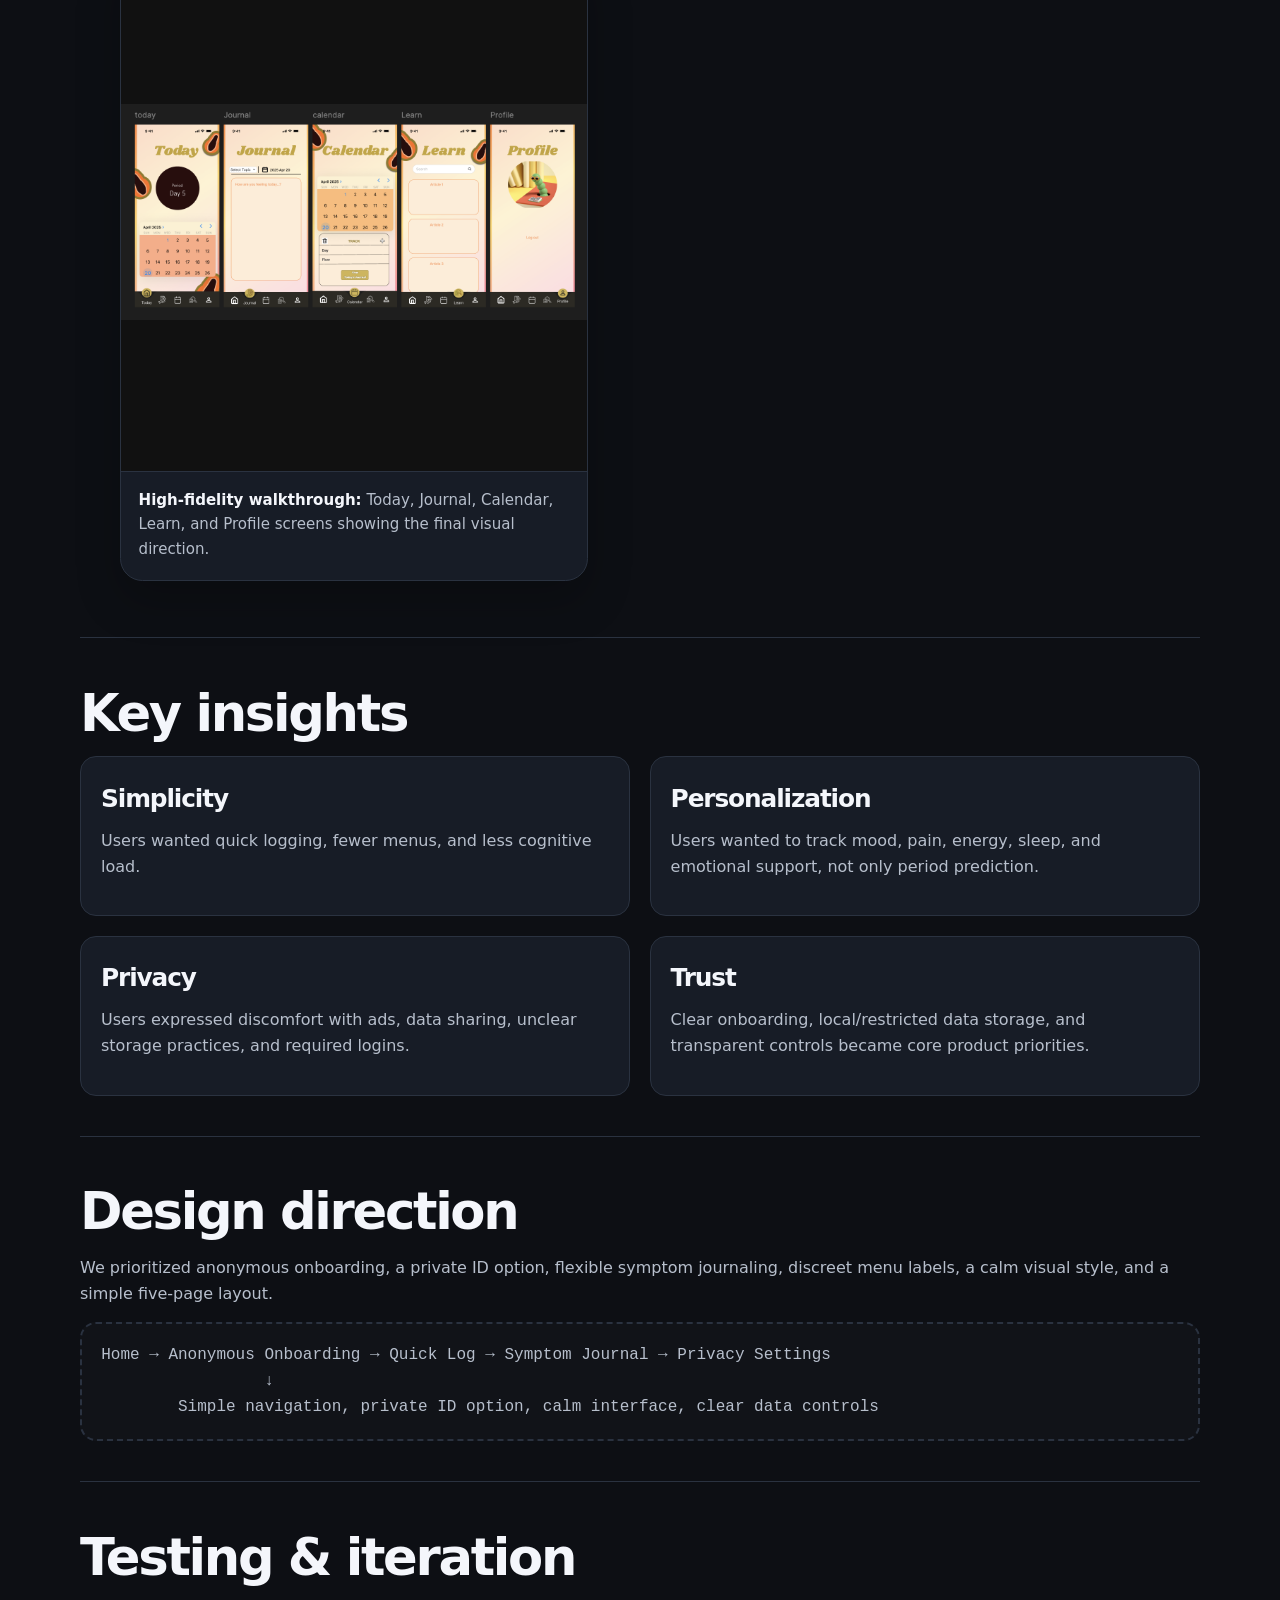
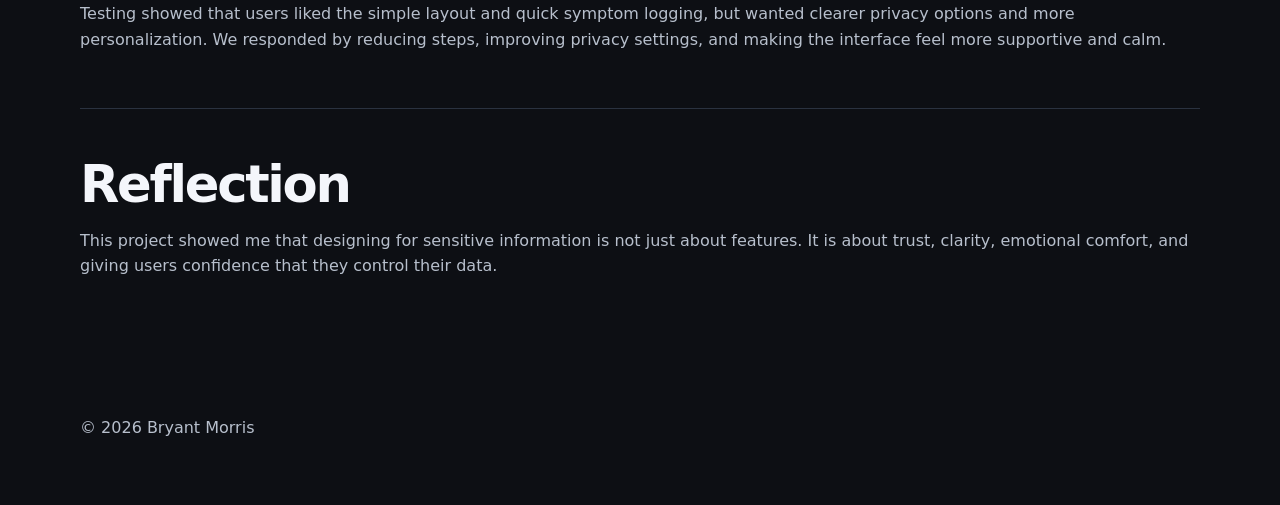
<file: papaia.html>
<!DOCTYPE html>
<html lang="en">
<head>
  <meta charset="UTF-8" />
  <meta name="viewport" content="width=device-width, initial-scale=1.0" />
  <title>Pāpaia Case Study | Bryant Morris</title>
  <link rel="stylesheet" href="styles.css" />

  <style>
    /* Pāpaia page image layout fix */
    .papaia-featured-grid {
      display: grid;
      grid-template-columns: repeat(2, minmax(0, 1fr));
      gap: 1.5rem;
      margin-top: 1.5rem;
    }

    .papaia-gallery-grid {
      display: grid;
      grid-template-columns: repeat(2, minmax(0, 1fr));
      gap: 1.5rem;
      margin-top: 1.5rem;
    }

    .papaia-image-card {
      background: var(--card);
      border: 1px solid var(--border);
      border-radius: 1.4rem;
      overflow: hidden;
      box-shadow: 0 20px 45px rgba(0,0,0,.22);
    }

    .papaia-image-slot {
      position: relative;
      width: 100%;
      min-height: 360px;
      background:
        linear-gradient(180deg, rgba(255,255,255,.07), rgba(255,255,255,.02)),
        repeating-linear-gradient(45deg, rgba(255,255,255,.06) 0 10px, transparent 10px 20px);
      display: grid;
      place-items: center;
      overflow: hidden;
      border-bottom: 1px solid var(--border);
    }

    .papaia-image-slot.tall {
      min-height: 520px;
    }

    .papaia-image-slot img {
      width: 100%;
      height: 100%;
      object-fit: contain;
      display: block;
      background: #111;
    }

    .papaia-missing-fallback {
      position: absolute;
      inset: 0;
      display: none;
      align-items: center;
      justify-content: center;
      text-align: center;
      padding: 2rem;
      color: var(--muted);
      font-weight: 800;
      border: 2px dashed var(--border);
    }

    .papaia-image-card figcaption {
      padding: 1rem 1.1rem 1.2rem;
      color: var(--muted);
      font-size: .94rem;
    }

    .papaia-image-card figcaption strong {
      color: var(--text);
    }

    .case-note {
      border: 1px solid var(--accent);
      background: rgba(141,183,255,.08);
      color: var(--text);
      border-radius: 1rem;
      padding: 1rem;
      margin-top: 1rem;
    }

    @media (max-width: 820px) {
      .papaia-featured-grid,
      .papaia-gallery-grid {
        grid-template-columns: 1fr;
      }

      .papaia-image-slot,
      .papaia-image-slot.tall {
        min-height: 360px;
      }
    }
  </style>
</head>

<body>
<header class="site-header">
  <nav class="nav">
    <a class="logo" href="index.html">Bryant Morris</a>
    <div class="nav-links">
      <a href="index.html#work">Work</a>
      <a href="index.html#about">About</a>
      <a href="index.html#contact">Contact</a>
      <a class="button small" href="resume.pdf" target="_blank" rel="noreferrer">Resume</a>
    </div>
  </nav>
</header>

<main>
  <section class="case-hero">
    <p class="eyebrow">UX Research · HCI · Prototyping</p>
    <h1>Pāpaia: Designing a privacy-first cycle tracking experience.</h1>
    <p class="hero-copy">
      A mobile app concept focused on privacy, inclusive tracking, flexible symptom journaling,
      and simple navigation for sensitive health information.
    </p>

    <div class="case-meta">
      <div class="meta-card"><strong>Role</strong>UX Researcher & Designer</div>
      <div class="meta-card"><strong>Team</strong>6-person class project</div>
      <div class="meta-card"><strong>Tools</strong>Figma, survey analysis, AEIOU framework</div>
      <div class="meta-card"><strong>Methods</strong>Interviews, survey, usability testing</div>
    </div>

  <section class="case-section">
    <h2>Problem</h2>
    <p>
      Many cycle-tracking apps feel overwhelming, ad-heavy, expensive, or unclear about how sensitive data is stored.
      This can make users hesitant to track consistently and reduce trust in the product.
    </p>
  </section>

  <section class="case-section case-grid">
    <div class="case-block">
      <h2>My contribution</h2>
      <ul>
        <li>Helped create all three levels of fidelity: wireframe, mid-fidelity prototype, and high-fidelity walkthrough.</li>
        <li>Interviewed 2 of the 6 research participants during the high-fidelity phase.</li>
        <li>Created the survey scoring sheet used to translate interview responses into research insights.</li>
        <li>Helped connect findings around privacy, simplicity, and personalization to design decisions.</li>
      </ul>
    </div>

    <div class="case-block">
      <h2>Research</h2>
      <ul>
        <li>6 hybrid structured interviews with menstruating participants aged 18–25.</li>
        <li>37-response anonymous survey across age groups using snowball sampling.</li>
        <li>AEIOU observational framework to understand behavior around tracking tools.</li>
      </ul>
    </div>
  </section>

  <section class="case-section">
    <p class="eyebrow">Research Artifacts</p>
    <h2>Survey findings that shaped the product direction</h2>
    <p>
      Our research showed that users wanted quick logging, fewer menus, stronger privacy controls,
      personalization, and less cognitive load. These findings helped shape the app’s privacy-first design direction.
    </p>

    <div class="papaia-featured-grid">
      <figure class="papaia-image-card">
        <div class="papaia-image-slot">
          <img src="assets/papaia-research-chart-1.png" alt="Pāpaia survey chart showing existing app use" onerror="this.style.display='none'; this.nextElementSibling.style.display='flex';" />
          <div class="papaia-missing-fallback">Image slot for papaia-research-chart-1.png</div>
        </div>
        <figcaption>
          <strong>Survey chart:</strong> Helped identify what users currently track and what features matter in cycle-tracking tools.
        </figcaption>
      </figure>

      <figure class="papaia-image-card">
        <div class="papaia-image-slot">
          <img src="assets/papaia-research-chart-2.png" alt="Pāpaia survey chart showing user interest in app features" onerror="this.style.display='none'; this.nextElementSibling.style.display='flex';" />
          <div class="papaia-missing-fallback">Image slot for papaia-research-chart-2.png</div>
        </div>
        <figcaption>
          <strong>Survey chart:</strong> Supported the need for privacy, personalization, and simple tracking flows.
        </figcaption>
      </figure>
    </div>
  </section>

  <section class="case-section">
    <p class="eyebrow">Prototype Evolution</p>
    <h2>From wireframes to high-fidelity design</h2>
    <p>
      I helped create the wireframe, mid-fidelity, and high-fidelity walkthroughs for Pāpaia.
      The design evolved around anonymous onboarding, private ID generation, quick logging, journaling,
      calendar tracking, and clearer user control.
    </p>

    <div class="papaia-gallery-grid">
      <figure class="papaia-image-card">
        <div class="papaia-image-slot tall">
          <img src="assets/papaia-wireframes.png" alt="Pāpaia wireframes and mid-fidelity prototype screens" onerror="this.style.display='none'; this.nextElementSibling.style.display='flex';" />
          <div class="papaia-missing-fallback">Image slot for papaia-wireframes.png</div>
        </div>
        <figcaption>
          <strong>Wireframe and mid-fidelity concepts:</strong> Early exploration of landing, sign-in, anonymous profile, customization, journal, track, and today screens.
        </figcaption>
      </figure>

      <figure class="papaia-image-card">
        <div class="papaia-image-slot tall">
          <img src="assets/papaia-onboarding.png" alt="Pāpaia onboarding and private ID high-fidelity screens" onerror="this.style.display='none'; this.nextElementSibling.style.display='flex';" />
          <div class="papaia-missing-fallback">Image slot for papaia-onboarding.png</div>
        </div>
        <figcaption>
          <strong>Onboarding and private ID flow:</strong> High-fidelity screens emphasizing anonymous access, privacy, and user control.
        </figcaption>
      </figure>

      <figure class="papaia-image-card">
        <div class="papaia-image-slot tall">
          <img src="assets/papaia-high-fidelity.png" alt="Pāpaia high-fidelity app screens" onerror="this.style.display='none'; this.nextElementSibling.style.display='flex';" />
          <div class="papaia-missing-fallback">Image slot for papaia-high-fidelity.png</div>
        </div>
        <figcaption>
          <strong>High-fidelity walkthrough:</strong> Today, Journal, Calendar, Learn, and Profile screens showing the final visual direction.
        </figcaption>
      </figure>
    </div>
  </section>

  <section class="case-section">
    <h2>Key insights</h2>
    <div class="case-grid">
      <div class="case-block">
        <h3>Simplicity</h3>
        <p>Users wanted quick logging, fewer menus, and less cognitive load.</p>
      </div>

      <div class="case-block">
        <h3>Personalization</h3>
        <p>Users wanted to track mood, pain, energy, sleep, and emotional support, not only period prediction.</p>
      </div>

      <div class="case-block">
        <h3>Privacy</h3>
        <p>Users expressed discomfort with ads, data sharing, unclear storage practices, and required logins.</p>
      </div>

      <div class="case-block">
        <h3>Trust</h3>
        <p>Clear onboarding, local/restricted data storage, and transparent controls became core product priorities.</p>
      </div>
    </div>
  </section>

  <section class="case-section">
    <h2>Design direction</h2>
    <p>
      We prioritized anonymous onboarding, a private ID option, flexible symptom journaling, discreet menu labels,
      a calm visual style, and a simple five-page layout.
    </p>

    <div class="wireframe-box">Home → Anonymous Onboarding → Quick Log → Symptom Journal → Privacy Settings
                 ↓
        Simple navigation, private ID option, calm interface, clear data controls</div>
  </section>

  <section class="case-section">
    <h2>Testing & iteration</h2>
    <p>
      Testing showed that users liked the simple layout and quick symptom logging, but wanted clearer privacy options
      and more personalization. We responded by reducing steps, improving privacy settings, and making the interface
      feel more supportive and calm.
    </p>
  </section>

  <section class="case-section">
    <h2>Reflection</h2>
    <p>
      This project showed me that designing for sensitive information is not just about features.
      It is about trust, clarity, emotional comfort, and giving users confidence that they control their data.
    </p>
  </section>
</main>

<footer><p>© 2026 Bryant Morris</p></footer>
</body>
</html>
</file>
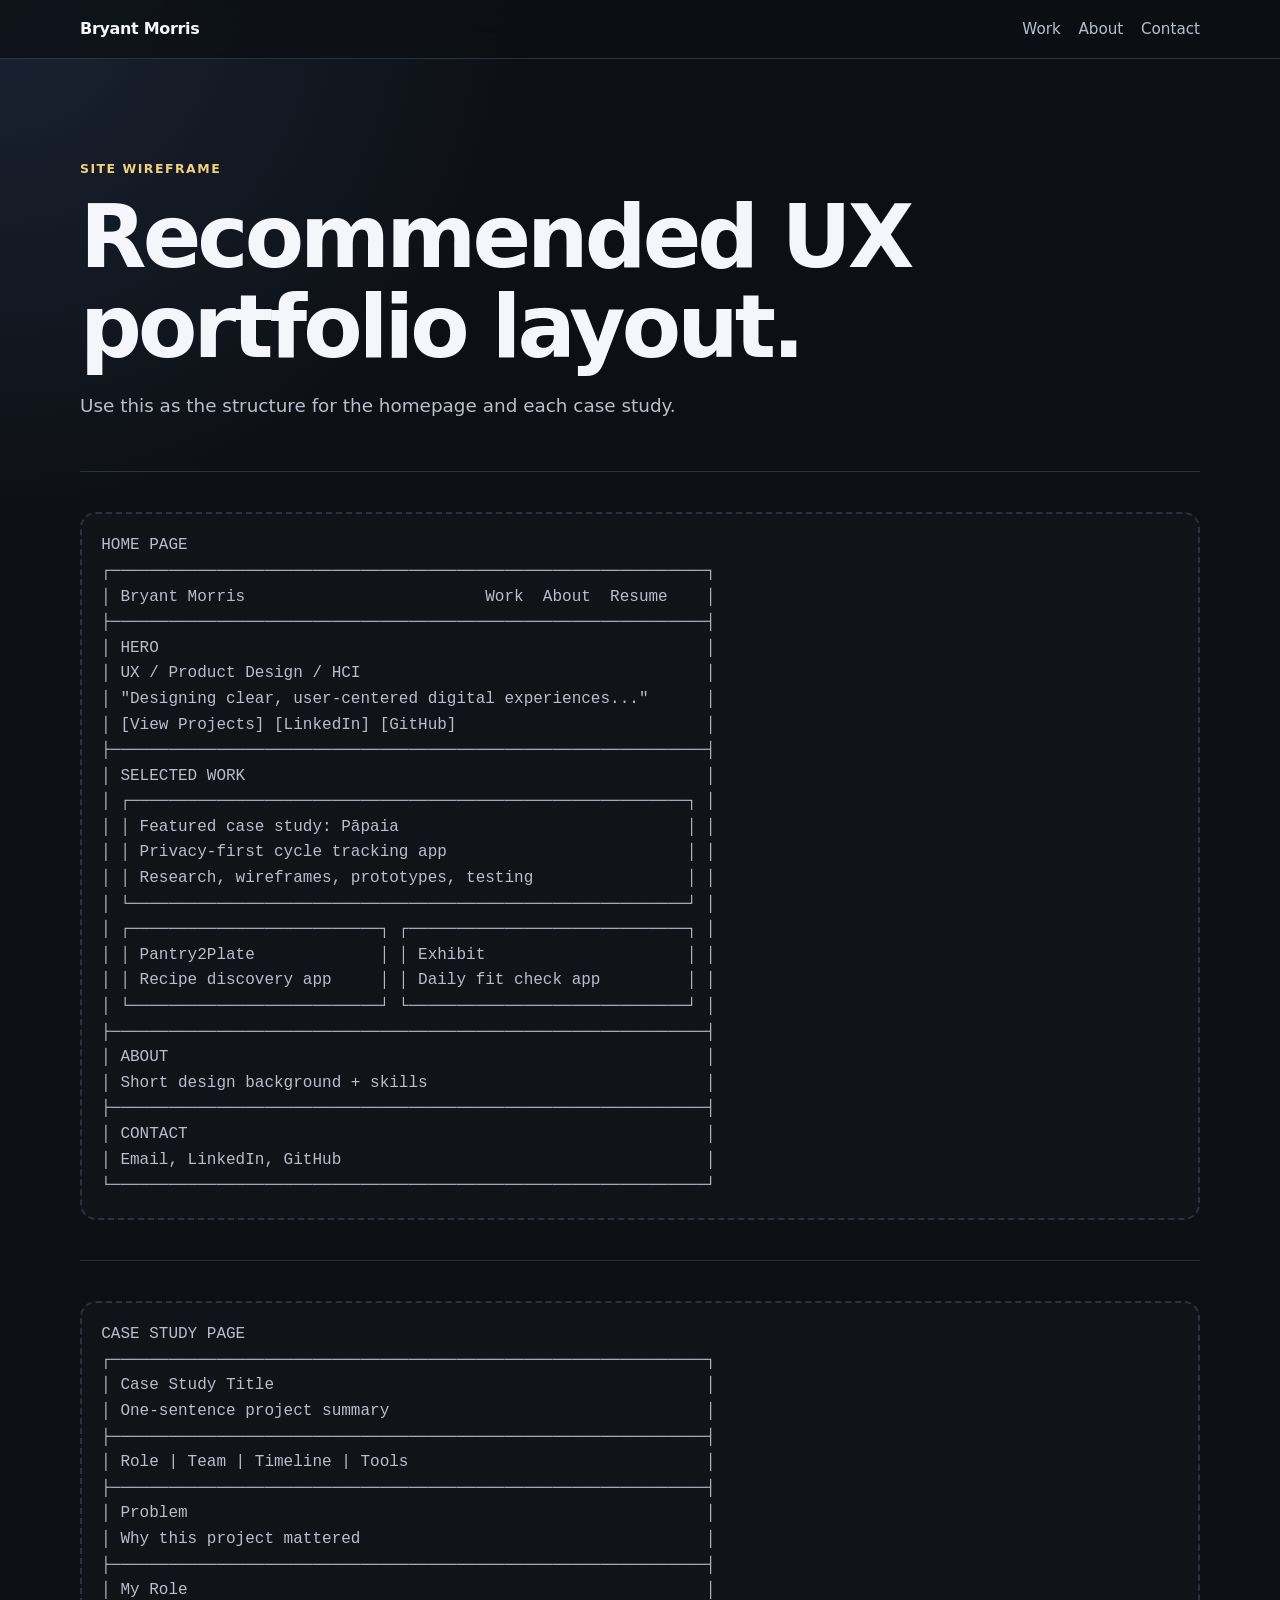
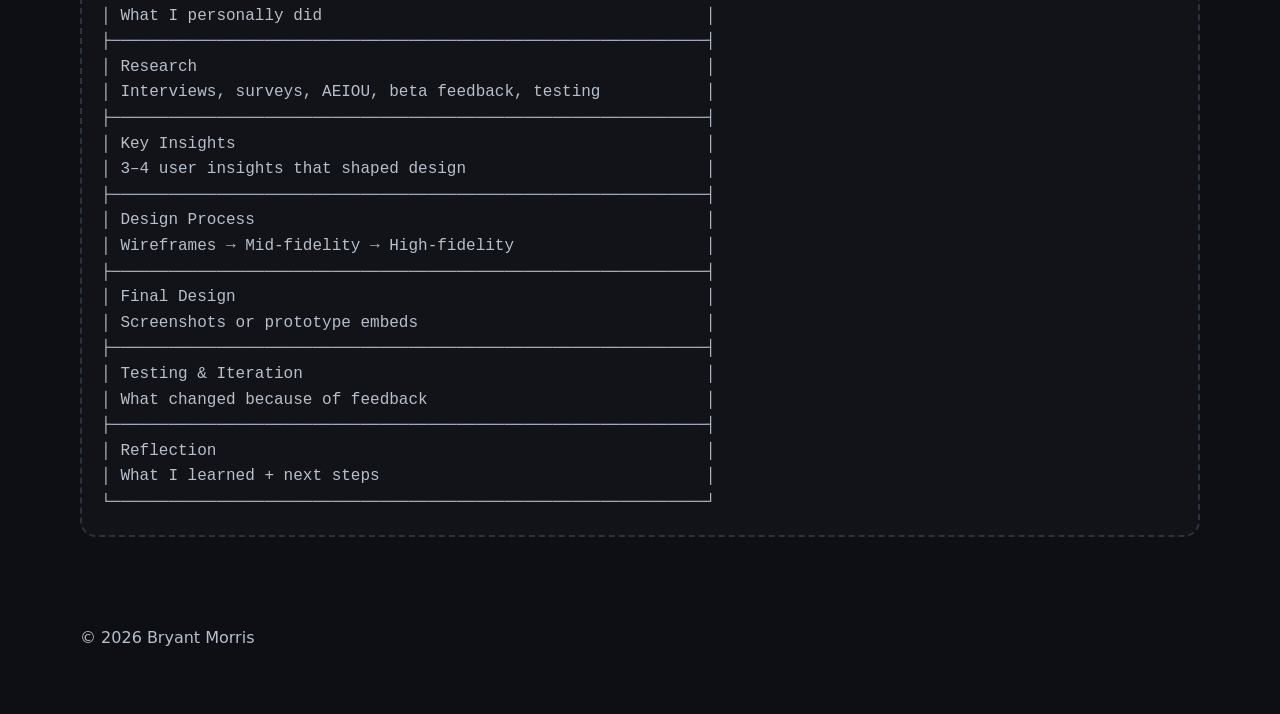
<file: wireframe.html>
<!DOCTYPE html>
<html lang="en">
<head>
  <meta charset="UTF-8" />
  <meta name="viewport" content="width=device-width, initial-scale=1.0" />
  <title>Portfolio Wireframe | Bryant Morris</title>
  <link rel="stylesheet" href="styles.css" />
</head>
<body>
<header class="site-header">
  <nav class="nav">
    <a class="logo" href="index.html">Bryant Morris</a>
    <div class="nav-links">
      <a href="index.html#work">Work</a>
      <a href="index.html#about">About</a>
      <a href="index.html#contact">Contact</a>
    </div>
  </nav>
</header>
<main>
<section class="case-hero">
  <p class="eyebrow">Site Wireframe</p>
  <h1>Recommended UX portfolio layout.</h1>
  <p class="hero-copy">Use this as the structure for the homepage and each case study.</p>
</section>
<section class="case-section">
<div class="wireframe-box">HOME PAGE
┌──────────────────────────────────────────────────────────────┐
│ Bryant Morris                         Work  About  Resume    │
├──────────────────────────────────────────────────────────────┤
│ HERO                                                         │
│ UX / Product Design / HCI                                    │
│ "Designing clear, user-centered digital experiences..."      │
│ [View Projects] [LinkedIn] [GitHub]                          │
├──────────────────────────────────────────────────────────────┤
│ SELECTED WORK                                                │
│ ┌──────────────────────────────────────────────────────────┐ │
│ │ Featured case study: Pāpaia                              │ │
│ │ Privacy-first cycle tracking app                         │ │
│ │ Research, wireframes, prototypes, testing                │ │
│ └──────────────────────────────────────────────────────────┘ │
│ ┌──────────────────────────┐ ┌─────────────────────────────┐ │
│ │ Pantry2Plate             │ │ Exhibit                     │ │
│ │ Recipe discovery app     │ │ Daily fit check app         │ │
│ └──────────────────────────┘ └─────────────────────────────┘ │
├──────────────────────────────────────────────────────────────┤
│ ABOUT                                                        │
│ Short design background + skills                             │
├──────────────────────────────────────────────────────────────┤
│ CONTACT                                                      │
│ Email, LinkedIn, GitHub                                      │
└──────────────────────────────────────────────────────────────┘</div>
</section>

<section class="case-section">
<div class="wireframe-box">CASE STUDY PAGE
┌──────────────────────────────────────────────────────────────┐
│ Case Study Title                                             │
│ One-sentence project summary                                 │
├──────────────────────────────────────────────────────────────┤
│ Role | Team | Timeline | Tools                               │
├──────────────────────────────────────────────────────────────┤
│ Problem                                                      │
│ Why this project mattered                                    │
├──────────────────────────────────────────────────────────────┤
│ My Role                                                      │
│ What I personally did                                        │
├──────────────────────────────────────────────────────────────┤
│ Research                                                     │
│ Interviews, surveys, AEIOU, beta feedback, testing           │
├──────────────────────────────────────────────────────────────┤
│ Key Insights                                                 │
│ 3–4 user insights that shaped design                         │
├──────────────────────────────────────────────────────────────┤
│ Design Process                                               │
│ Wireframes → Mid-fidelity → High-fidelity                    │
├──────────────────────────────────────────────────────────────┤
│ Final Design                                                 │
│ Screenshots or prototype embeds                              │
├──────────────────────────────────────────────────────────────┤
│ Testing & Iteration                                          │
│ What changed because of feedback                             │
├──────────────────────────────────────────────────────────────┤
│ Reflection                                                   │
│ What I learned + next steps                                  │
└──────────────────────────────────────────────────────────────┘</div>
</section>
</main>
<footer><p>© 2026 Bryant Morris</p></footer>
</body>
</html>
</file>
<file: styles.css>
:root {
  --bg: #0d0f14;
  --panel: #141821;
  --card: #171c26;
  --text: #f4f6fb;
  --muted: #b7bfcc;
  --border: #2a3240;
  --accent: #8db7ff;
  --accent-2: #f3d07b;
}

* {
  box-sizing: border-box;
}

html {
  scroll-behavior: smooth;
}

body {
  margin: 0;
  font-family: Inter, ui-sans-serif, system-ui, -apple-system, BlinkMacSystemFont, "Segoe UI", sans-serif;
  background: radial-gradient(circle at top left, #1a2333 0, var(--bg) 34rem);
  color: var(--text);
  line-height: 1.6;
}

a {
  color: inherit;
  text-decoration: none;
}

.site-header {
  position: sticky;
  top: 0;
  z-index: 10;
  backdrop-filter: blur(16px);
  background: rgba(13,15,20,.76);
  border-bottom: 1px solid var(--border);
}

.nav, main, footer {
  width: min(1120px, calc(100% - 2rem));
  margin: 0 auto;
}

.nav {
  display: flex;
  align-items: center;
  justify-content: space-between;
  padding: 1rem 0;
}

.logo {
  font-weight: 800;
  letter-spacing: -.02em;
}

.nav-links {
  display: flex;
  align-items: center;
  gap: 1.1rem;
  color: var(--muted);
  font-size: .95rem;
}

.hero {
  padding: 7rem 0 5rem;
  max-width: 860px;
}

.eyebrow {
  color: var(--accent-2);
  font-size: .78rem;
  letter-spacing: .12em;
  text-transform: uppercase;
  font-weight: 800;
}

h1, h2, h3 {
  line-height: 1.05;
  letter-spacing: -.045em;
  margin: .55rem 0 1rem;
}

h1 {
  font-size: clamp(2.8rem, 7vw, 5.4rem);
}

h2 {
  font-size: clamp(2rem, 4vw, 3.2rem);
}

h3 {
  font-size: 1.55rem;
}

.hero-copy, .section-heading p, .body-copy, .project-content p, .contact p, .case-section p, li {
  color: var(--muted);
}

.hero-copy {
  max-width: 720px;
  font-size: 1.15rem;
}

.hero-actions {
  display: flex;
  flex-wrap: wrap;
  gap: .8rem;
  margin-top: 1.6rem;
}

.button {
  display: inline-flex;
  align-items: center;
  justify-content: center;
  min-height: 44px;
  border-radius: 999px;
  padding: .75rem 1.1rem;
  background: var(--text);
  color: #0d0f14;
  font-weight: 800;
}

.button.secondary {
  background: transparent;
  color: var(--text);
  border: 1px solid var(--border);
}

.button.small {
  min-height: 34px;
  padding: .45rem .8rem;
  font-size: .86rem;
}

.section {
  padding: 4rem 0;
}

.section-heading {
  max-width: 700px;
  margin-bottom: 2rem;
}

.project-grid {
  display: grid;
  grid-template-columns: 1fr 1fr;
  gap: 1.2rem;
}

.project-card {
  background: rgba(23,28,38,.9);
  border: 1px solid var(--border);
  border-radius: 1.5rem;
  overflow: hidden;
}

.project-card.featured {
  grid-column: 1 / -1;
  display: grid;
  grid-template-columns: .9fr 1.1fr;
}

.project-visual {
  min-height: 250px;
  display: grid;
  place-items: center;
  font-weight: 900;
  font-size: clamp(2rem, 5vw, 4rem);
  letter-spacing: -.06em;
}

.visual-papaia {
  background: linear-gradient(135deg, #33215a, #eaa0bc);
}

.visual-pantry {
  background: linear-gradient(135deg, #17212a, #ff2d62);
}

.visual-exhibit {
  background: linear-gradient(135deg, #101010, #8db7ff);
}

.project-content {
  padding: 1.5rem;
}

.project-type {
  color: var(--accent-2) !important;
  font-size: .85rem;
  font-weight: 800;
}

.tags {
  list-style: none;
  padding: 0;
  margin: 1.2rem 0;
  display: flex;
  flex-wrap: wrap;
  gap: .5rem;
}

.tags li {
  border: 1px solid var(--border);
  border-radius: 999px;
  padding: .35rem .65rem;
  font-size: .85rem;
}

.text-link {
  color: var(--accent);
  font-weight: 800;
}

.split {
  display: grid;
  grid-template-columns: .8fr 1.2fr;
  gap: 3rem;
  border-top: 1px solid var(--border);
}

.contact {
  text-align: center;
  border-top: 1px solid var(--border);
}

.contact .hero-actions {
  justify-content: center;
}

footer {
  padding: 2rem 0 3rem;
  color: var(--muted);
}


.case-hero {
  padding: 5.5rem 0 2rem;
}

.case-meta {
  display: grid;
  grid-template-columns: repeat(4, 1fr);
  gap: 1.2rem;
  margin: 2rem 0;
}

.meta-card {
  border: 1px solid var(--border);
  border-radius: 1rem;
  padding: 1rem;
  background: var(--card);
}

.meta-card strong {
  display: block;
  margin-bottom: .35rem;
}

.case-section {
  padding: 2.5rem 0;
  border-top: 1px solid var(--border);
}

.case-section h2 {
  margin-bottom: 1rem;
}

.case-grid {
  display: grid;
  grid-template-columns: 1fr 1fr;
  gap: 1.2rem;
}

.case-block {
  background: var(--card);
  border: 1px solid var(--border);
  padding: 1.25rem;
  border-radius: 1rem;
}

.image-grid {
  display: grid;
  grid-template-columns: repeat(3, 1fr);
  gap: 1rem;
  margin-top: 1rem;
}

.image-grid img {
  width: 100%;
  border-radius: .75rem;
  border: 1px solid var(--border);
}

.wireframe-box {
  border: 2px dashed var(--border);
  border-radius: 1rem;
  padding: 1.2rem;
  background: rgba(255,255,255,.02);
  font-family: ui-monospace, SFMono-Regular, Menlo, monospace;
  white-space: pre-wrap;
  color: var(--muted);
}

@media (max-width: 820px) {
  .case-meta, .case-grid, .image-grid {
    grid-template-columns: 1fr;
  }
}


@media (max-width: 820px) {
  .nav {
    align-items: flex-start;
    gap: 1rem;
  }

  .nav-links {
    flex-wrap: wrap;
    justify-content: flex-end;
  }

  .project-grid, .project-card.featured, .split {
    grid-template-columns: 1fr;
  }

  .hero {
    padding-top: 4.5rem;
  }
}


.figure-grid {
  display: grid;
  grid-template-columns: repeat(2, 1fr);
  gap: 1rem;
  margin-top: 1rem;
}
.figure-card {
  background: var(--card);
  border: 1px solid var(--border);
  border-radius: 1rem;
  overflow: hidden;
}
.figure-card img {
  width: 100%;
  display: block;
}
.figure-card figcaption {
  padding: .85rem 1rem 1rem;
  color: var(--muted);
  font-size: .95rem;
}
.project-visual img.preview {
  width: 100%;
  height: 100%;
  object-fit: cover;
  display: block;
}
@media (max-width: 820px) {
  .figure-grid { grid-template-columns: 1fr; }
}


.phone-gallery {
  display: grid;
  grid-template-columns: repeat(3, 1fr);
  gap: 1rem;
  margin-top: 1rem;
}

.phone-card {
  background: var(--card);
  border: 1px solid var(--border);
  border-radius: 1.15rem;
  overflow: hidden;
}

.phone-card img {
  width: 100%;
  display: block;
}

.phone-card figcaption {
  padding: .8rem .95rem 1rem;
  color: var(--muted);
  font-size: .92rem;
}

.exhibit-hero-strip {
  display: grid;
  grid-template-columns: 1fr 1fr;
  gap: 1rem;
}

.exhibit-hero-strip img {
  width: 100%;
  border-radius: 1.2rem;
  border: 1px solid var(--border);
}

@media (max-width: 920px) {
  .phone-gallery {
    grid-template-columns: repeat(2, 1fr);
  }
  .exhibit-hero-strip {
    grid-template-columns: 1fr;
  }
}

@media (max-width: 620px) {
  .phone-gallery {
    grid-template-columns: 1fr;
  }
}


/* === Exhibit layout fix: visible screenshot slots even if images fail === */
.exhibit-case-intro {
  padding: 5.5rem 0 2rem;
}

.exhibit-featured-screens {
  display: grid;
  grid-template-columns: repeat(2, minmax(0, 1fr));
  gap: 1.5rem;
  margin-top: 1.5rem;
}

.exhibit-phone-grid {
  display: grid;
  grid-template-columns: repeat(3, minmax(230px, 1fr));
  gap: 1.5rem;
  margin-top: 1.5rem;
}

.exhibit-phone-card {
  border: 1px solid var(--border);
  background: var(--card);
  border-radius: 1.4rem;
  overflow: hidden;
  box-shadow: 0 20px 45px rgba(0,0,0,.22);
}

.phone-slot {
  position: relative;
  width: 100%;
  aspect-ratio: 9 / 19;
  min-height: 520px;
  background:
    linear-gradient(180deg, rgba(255,255,255,.07), rgba(255,255,255,.02)),
    repeating-linear-gradient(45deg, rgba(255,255,255,.06) 0 10px, transparent 10px 20px);
  border-bottom: 1px solid var(--border);
  display: grid;
  place-items: center;
  overflow: hidden;
}

.feature-slot {
  aspect-ratio: 16 / 10;
  min-height: 360px;
}

.phone-slot img {
  width: 100%;
  height: 100%;
  object-fit: cover;
  display: block;
}

/* This remains visible if an image path is wrong or not uploaded. */
.phone-slot .missing-fallback {
  position: absolute;
  inset: 0;
  display: none;
  align-items: center;
  justify-content: center;
  padding: 2rem;
  text-align: center;
  color: var(--muted);
  font-weight: 800;
  border: 2px dashed var(--border);
}

.exhibit-phone-card figcaption {
  padding: 1rem 1.1rem 1.2rem;
  color: var(--muted);
  font-size: .94rem;
}

.exhibit-phone-card figcaption strong {
  color: var(--text);
}

.case-note {
  border: 1px solid var(--accent);
  background: rgba(141,183,255,.08);
  color: var(--text);
  border-radius: 1rem;
  padding: 1rem;
  margin-top: 1rem;
}

@media (max-width: 980px) {
  .exhibit-phone-grid,
  .exhibit-featured-screens {
    grid-template-columns: repeat(2, minmax(0, 1fr));
  }
  .phone-slot {
    min-height: 460px;
  }
}

@media (max-width: 640px) {
  .exhibit-phone-grid,
  .exhibit-featured-screens {
    grid-template-columns: 1fr;
  }
  .phone-slot {
    min-height: 500px;
  }
  .feature-slot {
    min-height: 280px;
  }
}
</file>
